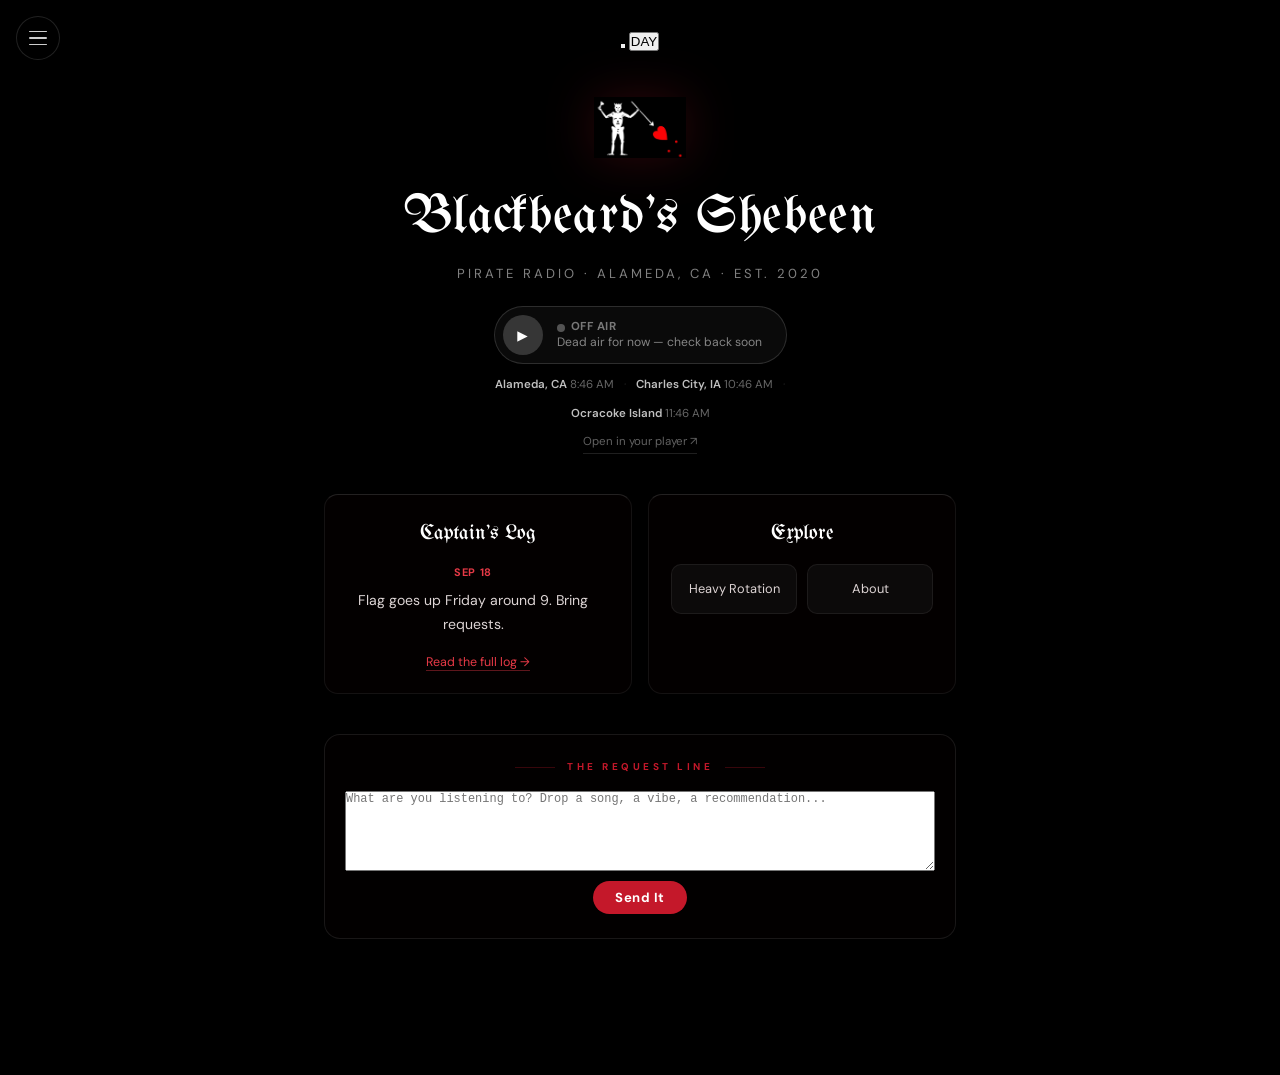
<file: index.html>
<!DOCTYPE html>
<html lang="en">
<head>
  <meta charset="UTF-8">
  <meta name="viewport" content="width=device-width, initial-scale=1.0">
  <title>Blackbeard's Shebeen — Pirate Radio</title>
  <meta property="og:title" content="Blackbeard's Shebeen — Pirate Radio">
  <meta property="og:description" content="Pirate radio broadcasting from Alameda, CA. Tune in when the flag is flying.">
  <meta property="og:image" content="https://blackbeards-music-library.pages.dev/assets/og-image.png">
  <meta property="og:url" content="https://blackbeardshebeen.com/">
  <meta property="og:type" content="website">
  <meta property="og:site_name" content="Blackbeard's Shebeen">
  <meta name="twitter:card" content="summary_large_image">
  <meta name="twitter:title" content="Blackbeard's Shebeen — Pirate Radio">
  <meta name="twitter:description" content="Pirate radio broadcasting from Alameda, CA. Tune in when the flag is flying.">
  <meta name="twitter:image" content="https://blackbeards-music-library.pages.dev/assets/og-image.png">
  <link rel="icon" href="assets/favicon.svg" type="image/svg+xml">
  <link rel="preconnect" href="https://fonts.googleapis.com">
  <link rel="preconnect" href="https://fonts.gstatic.com" crossorigin>
  <link href="https://fonts.googleapis.com/css2?family=UnifrakturMaguntia&family=DM+Sans:ital,opsz,wght@0,9..40,400;0,9..40,600;0,9..40,700;1,9..40,400&display=swap" rel="stylesheet">
  <link rel="stylesheet" href="assets/theme.css">
  <style>
    /* ── Radio Station styles ─────────────────────────── */
    .radio-wrap {
      max-width: 680px;
      margin: 0 auto;
      padding: 28px 24px 80px;
    }

    .station-name {
      font-family: 'UnifrakturMaguntia', cursive;
      font-size: clamp(2.2rem, 6vw, 3.4rem);
      font-weight: 400;
      line-height: 1.1;
      margin: 0 0 8px;
      letter-spacing: 0.01em;
    }
    .station-sub {
      font-size: 0.82em;
      letter-spacing: 3px;
      text-transform: uppercase;
      color: rgba(255,255,255,0.5);
      margin: 0 0 6px;
      font-family: 'DM Sans', sans-serif;
    }
    body.day-mode .station-sub { color: rgba(0,0,0,0.45); }

    /* ── Hero: logo + name + merged on-air/play control + micro clocks ── */
    .hero-onair {
      text-align: center;
      margin-bottom: 40px;
      display: flex;
      flex-direction: column;
      align-items: center;
      gap: 8px;
    }
    .hero-logo {
      width: 92px;
      height: 92px;
      object-fit: contain;
      margin-bottom: 6px;
      cursor: pointer;
    }
    .onair-play {
      display: inline-flex;
      align-items: center;
      gap: 14px;
      padding: 8px 24px 8px 8px;
      border-radius: 36px;
      cursor: pointer;
      background: rgba(196,24,42,0.12);
      border: 1px solid rgba(196,24,42,0.32);
      transition: background 0.15s ease, border-color 0.15s ease;
      margin-top: 8px;
      font-family: inherit;
      -webkit-appearance: none;
      appearance: none;
    }
    .onair-play:hover { background: rgba(196,24,42,0.2); }
    .onair-play.off-air {
      background: rgba(255,255,255,0.04);
      border-color: rgba(255,255,255,0.14);
    }
    body.day-mode .onair-play.off-air {
      background: rgba(0,0,0,0.04);
      border-color: rgba(0,0,0,0.14);
    }
    .onair-play .play-circle {
      width: 40px;
      height: 40px;
      border-radius: 50%;
      flex-shrink: 0;
      background: var(--red-bright, #e63946);
      display: flex;
      align-items: center;
      justify-content: center;
      color: #fff;
      font-size: 0.85rem;
    }
    .onair-play.off-air .play-circle { background: rgba(255,255,255,0.18); }
    body.day-mode .onair-play.off-air .play-circle { background: rgba(0,0,0,0.16); }
    .onair-play .onair-label {
      display: flex;
      flex-direction: column;
      align-items: flex-start;
      line-height: 1.3;
      text-align: left;
    }
    .onair-play .onair-status {
      font-size: 0.72rem;
      font-weight: 700;
      letter-spacing: 0.05em;
      text-transform: uppercase;
      color: var(--red-bright, #e63946);
      display: flex;
      align-items: center;
      gap: 6px;
    }
    .onair-play.off-air .onair-status { color: rgba(255,255,255,0.45); }
    body.day-mode .onair-play.off-air .onair-status { color: rgba(0,0,0,0.45); }
    .onair-dot {
      width: 8px;
      height: 8px;
      border-radius: 50%;
      background: var(--red-bright, #e63946);
      box-shadow: 0 0 8px rgba(230,57,70,0.7);
      animation: pulse-dot 2s ease-in-out infinite;
      flex-shrink: 0;
    }
    .onair-play.off-air .onair-dot { background: rgba(255,255,255,0.3); box-shadow: none; animation: none; }
    body.day-mode .onair-play.off-air .onair-dot { background: rgba(0,0,0,0.25); }
    @keyframes pulse-dot {
      0%, 100% { opacity: 1; box-shadow: 0 0 8px rgba(230,57,70,0.7); }
      50% { opacity: 0.5; box-shadow: 0 0 3px rgba(230,57,70,0.3); }
    }
    .onair-play .onair-sub {
      font-size: 0.76rem;
      color: rgba(255,255,255,0.5);
    }
    body.day-mode .onair-play .onair-sub { color: rgba(0,0,0,0.45); }

    .hero-clocks-micro {
      display: flex;
      gap: 10px;
      align-items: center;
      justify-content: center;
      flex-wrap: wrap;
      max-width: 320px;
      margin-top: 4px;
      font-size: 0.72rem;
      color: rgba(255,255,255,0.4);
      font-variant-numeric: tabular-nums;
    }
    body.day-mode .hero-clocks-micro { color: rgba(0,0,0,0.4); }
    .hero-clocks-micro b { color: rgba(255,255,255,0.75); font-weight: 600; }
    body.day-mode .hero-clocks-micro b { color: rgba(0,0,0,0.68); }
    .hero-clocks-micro .sep { opacity: 0.35; }

    .shebeen-audio { display: none; }

    .player-link {
      font-size: 0.72rem;
      color: rgba(255,255,255,0.38);
      text-decoration: none;
      border-bottom: 1px solid rgba(255,255,255,0.12);
      padding-bottom: 1px;
      margin-top: 2px;
      transition: color 0.15s, border-color 0.15s;
    }
    .player-link:hover { color: rgba(255,255,255,0.7); border-color: rgba(255,255,255,0.35); }
    body.day-mode .player-link { color: rgba(0,0,0,0.38); border-color: rgba(0,0,0,0.12); }
    body.day-mode .player-link:hover { color: rgba(0,0,0,0.7); border-color: rgba(0,0,0,0.35); }


    /* ── Two-panel body: Captain's Log + Explore ──────────── */
    .hero-panels {
      display: grid;
      grid-template-columns: 1fr 1fr;
      gap: 16px;
      margin-bottom: 40px;
    }
    @media (max-width: 560px) {
      .hero-panels { grid-template-columns: 1fr; }
    }
    .hero-panel {
      background: var(--card-bg);
      border: 1px solid var(--card-border);
      border-top-color: var(--card-border-top);
      border-radius: 14px;
      padding: 22px 22px 20px;
    }
    .hero-panel .panel-title {
      font-family: 'UnifrakturMaguntia', cursive;
      font-size: 1.3rem;
      color: var(--ink-strong, #fff);
      margin: 0 0 14px;
    }
    .hero-panel .log-date {
      font-size: 0.68rem;
      color: var(--red-bright, #e63946);
      text-transform: uppercase;
      letter-spacing: 0.06em;
      font-weight: 700;
      margin-bottom: 8px;
    }
    .hero-panel .log-text {
      font-size: 0.88rem;
      color: var(--ink, #ddd4d4);
      line-height: 1.65;
      margin: 0 0 10px;
    }
    body.day-mode .hero-panel .log-text { color: rgba(0,0,0,0.72); }
    .hero-panel .log-photo {
      display: block;
      width: 100%;
      border-radius: 10px;
      margin: 4px 0 10px;
      max-height: 220px;
      object-fit: cover;
    }
    /* Captain's Log scroll history — older entries stream in as you scroll */
    #cl-latest {
      max-height: 300px;
      overflow-y: auto;
      overscroll-behavior: contain;
      padding-right: 10px;
      margin-bottom: 12px;
      scrollbar-width: thin;
      scrollbar-color: rgba(230,57,70,0.4) transparent;
    }
    #cl-latest::-webkit-scrollbar { width: 6px; }
    #cl-latest::-webkit-scrollbar-track { background: rgba(255,255,255,0.04); border-radius: 3px; }
    #cl-latest::-webkit-scrollbar-thumb { background: rgba(230,57,70,0.4); border-radius: 3px; }
    #cl-latest::-webkit-scrollbar-thumb:hover { background: rgba(230,57,70,0.65); }
    body.day-mode #cl-latest::-webkit-scrollbar-track { background: rgba(0,0,0,0.05); }
    #cl-latest .log-entry + .log-entry {
      border-top: 1px solid var(--card-border);
      margin-top: 14px;
      padding-top: 14px;
    }
    #cl-latest .log-entry:last-child .log-text:last-child { margin-bottom: 0; }

    .hero-panel .log-more {
      font-size: 0.78rem;
      color: var(--red-bright, #e63946);
      text-decoration: none;
      border-bottom: 1px solid rgba(230,57,70,0.4);
    }
    .hero-panel .log-more:hover { border-color: var(--red-bright, #e63946); }
    .hero-explore {
      display: grid;
      grid-template-columns: 1fr 1fr;
      gap: 10px;
    }
    .hero-explore a {
      display: block;
      text-align: center;
      padding: 14px 8px;
      border-radius: 10px;
      background: rgba(255,255,255,0.04);
      border: 1px solid var(--card-border);
      font-size: 0.8rem;
      color: var(--ink, #ddd4d4);
      text-decoration: none;
      transition: background 0.15s, border-color 0.15s;
    }
    .hero-explore a:hover { background: rgba(255,255,255,0.08); border-color: rgba(255,255,255,0.18); }
    body.day-mode .hero-explore a {
      background: rgba(0,0,0,0.03);
      color: rgba(0,0,0,0.72);
      border-color: rgba(0,0,0,0.1);
    }
    body.day-mode .hero-explore a:hover { background: rgba(0,0,0,0.06); }

    /* On the tape */
    .on-the-tape {
      margin-bottom: 32px;
    }
    .tape-eyebrow {
      font-size: 0.68em;
      letter-spacing: 4px;
      text-transform: uppercase;
      color: var(--red-bright, #c4182a);
      font-family: 'DM Sans', sans-serif;
      font-weight: 600;
      margin-bottom: 10px;
    }
    .tape-card {
      display: flex;
      align-items: center;
      gap: 16px;
      padding: 16px 20px;
      background: rgba(255,255,255,0.04);
      border: 1px solid rgba(255,255,255,0.09);
      border-radius: 10px;
      text-decoration: none;
      color: inherit;
      transition: background 0.15s, border-color 0.15s;
    }
    .tape-card:hover {
      background: rgba(255,255,255,0.08);
      border-color: rgba(255,255,255,0.18);
    }
    body.day-mode .tape-card {
      background: rgba(0,0,0,0.04);
      border-color: rgba(0,0,0,0.1);
    }
    body.day-mode .tape-card:hover {
      background: rgba(0,0,0,0.08);
    }
    .tape-info { flex: 1; }
    .tape-title {
      font-size: 1.05em;
      font-weight: 700;
      margin-bottom: 3px;
    }
    .tape-desc {
      font-size: 0.8em;
      color: rgba(255,255,255,0.5);
    }
    body.day-mode .tape-desc { color: rgba(0,0,0,0.5); }
    .tape-cta {
      font-size: 0.85em;
      color: var(--red-bright, #c4182a);
      white-space: nowrap;
    }

    /* Alignment fixes */
    .suggestion-box { text-align: left; scroll-margin-top: 90px; }
    .suggestion-box .section-title { text-align: left; }
    .suggestion-form {
      display: flex;
      flex-direction: column;
      gap: 10px;
    }
    .suggestion-form textarea {
      width: 100%;
      box-sizing: border-box;
      resize: vertical;
    }
    .suggestion-form .form-submit {
      align-self: center;
    }

    /* Station nav links */
    .station-links {
      display: flex;
      gap: 12px;
      flex-wrap: wrap;
      margin-bottom: 44px;
    }
    .station-link {
      flex: 1;
      min-width: 120px;
      text-align: center;
      padding: 12px 16px;
      border: 1px solid rgba(255,255,255,0.14);
      border-radius: 8px;
      text-decoration: none;
      color: rgba(255,255,255,0.75);
      font-size: 0.85em;
      font-weight: 600;
      transition: background 0.15s, color 0.15s;
    }
    .station-link:hover {
      background: rgba(255,255,255,0.06);
      color: #fff;
    }
    body.day-mode .station-link {
      border-color: rgba(0,0,0,0.15);
      color: rgba(0,0,0,0.65);
    }
    body.day-mode .station-link:hover {
      background: rgba(0,0,0,0.05);
      color: #000;
    }
  </style>
</head>
<body>

  <button class="hamburger" id="hamburger" aria-label="Open menu" aria-expanded="false">
    <span></span><span></span><span></span>
  </button>

  <nav class="side-nav" id="side-nav" aria-hidden="true">
    <button class="nav-close" id="nav-close" aria-label="Close menu">✕</button>
    <ul>
      <li><a href="index.html">🏴 Radio</a></li>
      <li><a href="log.html">📜 Captain's Log</a></li>
      <li><a href="heavy-rotation.html">🔁 Heavy Rotation</a></li>
      <li><a href="discoveries.html">🔍 Discoveries</a></li>
      <li><a href="about.html">⚓ About</a></li>
    </ul>
  </nav>
  <div class="nav-overlay" id="nav-overlay"></div>

  <button class="day-toggle" id="day-toggle" aria-label="Toggle day mode">DAY</button>

  <main class="radio-wrap">

    <!-- Hero: identity + merged on-air/play control + micro clocks -->
    <header class="hero-onair anim-entry">
      <img src="assets/jolly-roger-heart.jpg"
           alt="Blackbeard's Jolly Roger" class="jolly-roger hero-logo">
      <h1 class="station-name">Blackbeard's Shebeen</h1>
      <p class="station-sub">Pirate Radio · Alameda, CA · Est. 2020</p>

      <button class="onair-play off-air" id="onair-play" aria-label="Play the live stream">
        <span class="play-circle" id="play-icon">▶</span>
        <span class="onair-label">
          <span class="onair-status"><span class="onair-dot"></span><span id="onair-status-text">Checking signal…</span></span>
          <span class="onair-sub" id="onair-sub-text">Tap to listen</span>
        </span>
      </button>

      <div class="hero-clocks-micro" id="hero-clocks"></div>
      <a class="player-link" href="https://radio.blackbeardshebeen.com/stream">Open in your player ↗</a>

      <audio id="shebeen-audio" class="shebeen-audio" preload="none">
        <source src="https://radio.blackbeardshebeen.com/stream" type="audio/mpeg">
        Your browser doesn't support inline audio — the stream URL is
        https://radio.blackbeardshebeen.com/stream
      </audio>
    </header>

    <!-- Captain's Log + Explore -->
    <div class="hero-panels anim-entry">
      <div class="hero-panel">
        <div class="panel-title">Captain's Log</div>
        <div id="cl-latest"><div class="log-text">Loading the log…</div></div>
        <a href="log.html" class="log-more">Read the full log →</a>
      </div>
      <div class="hero-panel">
        <div class="panel-title">Explore</div>
        <div class="hero-explore">
          <a href="heavy-rotation.html">Heavy Rotation</a>
          <a href="about.html">About</a>
        </div>
      </div>
    </div>

    <!-- Request line -->
    <div class="suggestion-box anim-entry" id="request-line">
      <div class="section-title">The Request Line</div>
      <form class="suggestion-form" action="https://formspree.io/f/xoeqddad" method="POST">
        <textarea name="message" placeholder="What are you listening to? Drop a song, a vibe, a recommendation..." rows="3" required></textarea>
        <button type="submit" class="form-submit">Send It</button>
      </form>
      <p class="form-success" id="form-success" style="display:none">Message received — thanks, crew.</p>
    </div>

  </main>

  <script src="assets/site.js"></script>
  <script src="assets/log.js?v=3"></script>

  <script>
    // Day/night toggle (reuses the same 'bb-theme' key the other pages use,
    // so the choice carries over site-wide, just applied as body.day-mode
    // here since this page's CSS was built around that class)
    (function(){
      var btn = document.getElementById('day-toggle');
      var stored = localStorage.getItem('bb-theme');
      function apply(isDay){
        document.body.classList.toggle('day-mode', isDay);
        if (btn) btn.textContent = isDay ? 'NIGHT' : 'DAY';
      }
      apply(stored === 'day');
      if (btn) {
        btn.addEventListener('click', function(){
          var isDay = !document.body.classList.contains('day-mode');
          apply(isDay);
          localStorage.setItem('bb-theme', isDay ? 'day' : 'night');
        });
      }
    })();

  // Formspree AJAX handler — runs in capture phase to override site.js
  document.addEventListener('submit', function(e) {
    var form = e.target;
    if (!form.classList.contains('suggestion-form')) return;
    e.preventDefault();
    e.stopImmediatePropagation();
    var success = document.getElementById('form-success');
    fetch('https://formspree.io/f/xoeqddad', {
      method: 'POST',
      body: new FormData(form),
      headers: { 'Accept': 'application/json' }
    }).then(function(r) {
      if (r.ok) {
        form.style.display = 'none';
        if (success) { success.style.display = 'block'; }
      } else {
        alert('Something went wrong — try again in a moment.');
      }
    }).catch(function() {
      alert('Could not send — check your connection and try again.');
    });
  }, true);

  // On-air status + play/pause — polls our own Icecast server's status-json.xsl
  // and drives the merged hero button (dot/status/sub text + actual playback).
  // Self-hosted: no third party in the loop, no plan limits.
  (function(){
    var STATUS_URL = 'https://radio.blackbeardshebeen.com/status-json.xsl';
    var btn        = document.getElementById('onair-play');
    var statusText = document.getElementById('onair-status-text');
    var subText    = document.getElementById('onair-sub-text');
    var playIcon   = document.getElementById('play-icon');
    var audio      = document.getElementById('shebeen-audio');
    if (!btn) return;

    var isLive = false;
    var isPlaying = false;
    var listeners = 0;

    // Icecast reports a single source object, or an array when several
    // mountpoints are live — handle both and total them up.
    function countListeners(src) {
      if (!src) return 0;
      var arr = Array.isArray(src) ? src : [src];
      return arr.reduce(function(n, s){
        var v = parseInt(s && s.listeners, 10);
        return n + (isNaN(v) ? 0 : v);
      }, 0);
    }

    function earsLine() {
      if (!isLive || listeners < 1) return '';
      return ' · ' + listeners + ' listening';
    }

    function refreshSub() {
      if (isPlaying) { subText.textContent = 'Playing…' + earsLine(); return; }
      subText.textContent = isLive
        ? 'Tap to listen' + earsLine()
        : 'Dead air for now — check back soon';
    }

    function setOnAir() {
      isLive = true;
      btn.classList.remove('off-air');
      statusText.textContent = 'On Air';
      refreshSub();
    }
    function setOffAir() {
      isLive = false;
      listeners = 0;
      btn.classList.add('off-air');
      statusText.textContent = 'Off Air';
      refreshSub();
    }

    function checkStatus() {
      fetch(STATUS_URL, { cache: 'no-store' })
        .then(function(r){ return r.json(); })
        .then(function(j){
          var src = j && j.icestats && j.icestats.source;
          var live = Array.isArray(src) ? src.length > 0 : !!src;
          if (live) { listeners = countListeners(src); setOnAir(); } else { setOffAir(); }
        })
        .catch(function(){ setOffAir(); });
    }

    checkStatus();
    setInterval(checkStatus, 30000);

    if (audio) {
      btn.addEventListener('click', function(){
        if (!isPlaying) {
          audio.play().then(function(){
            isPlaying = true;
            playIcon.textContent = '❚❚';
            refreshSub();
          }).catch(function(){
            subText.textContent = 'Could not start playback';
          });
        } else {
          audio.pause();
          isPlaying = false;
          playIcon.textContent = '▶';
          refreshSub();
        }
      });
      audio.addEventListener('ended', function(){ isPlaying = false; playIcon.textContent = '▶'; });
      audio.addEventListener('pause', function(){ isPlaying = false; playIcon.textContent = '▶'; });
    }
  })();

  // Micro world clocks — tucked under the on-air/play control
  (function(){
    var CITIES = [
      { label: 'Alameda, CA',      tz: 'America/Los_Angeles' },
      { label: 'Charles City, IA', tz: 'America/Chicago' },
      { label: 'Ocracoke Island',  tz: 'America/New_York' },
    ];
    var wrap = document.getElementById('hero-clocks');
    if (!wrap) return;

    wrap.innerHTML = CITIES.map(function(c, i){
      return (i > 0 ? '<span class="sep">·</span>' : '') +
        '<span><b>' + c.label + '</b> <span id="hc-' + i + '"></span></span>';
    }).join('');

    function update() {
      CITIES.forEach(function(c, i){
        var el = document.getElementById('hc-' + i);
        if (!el) return;
        el.textContent = new Intl.DateTimeFormat('en-US', {
          timeZone: c.tz, hour: 'numeric', minute: 'numeric', hour12: true
        }).format(new Date());
      });
    }
    update();
    setInterval(update, 30000);
  })();

  </script>

</body>
</html>
</file>
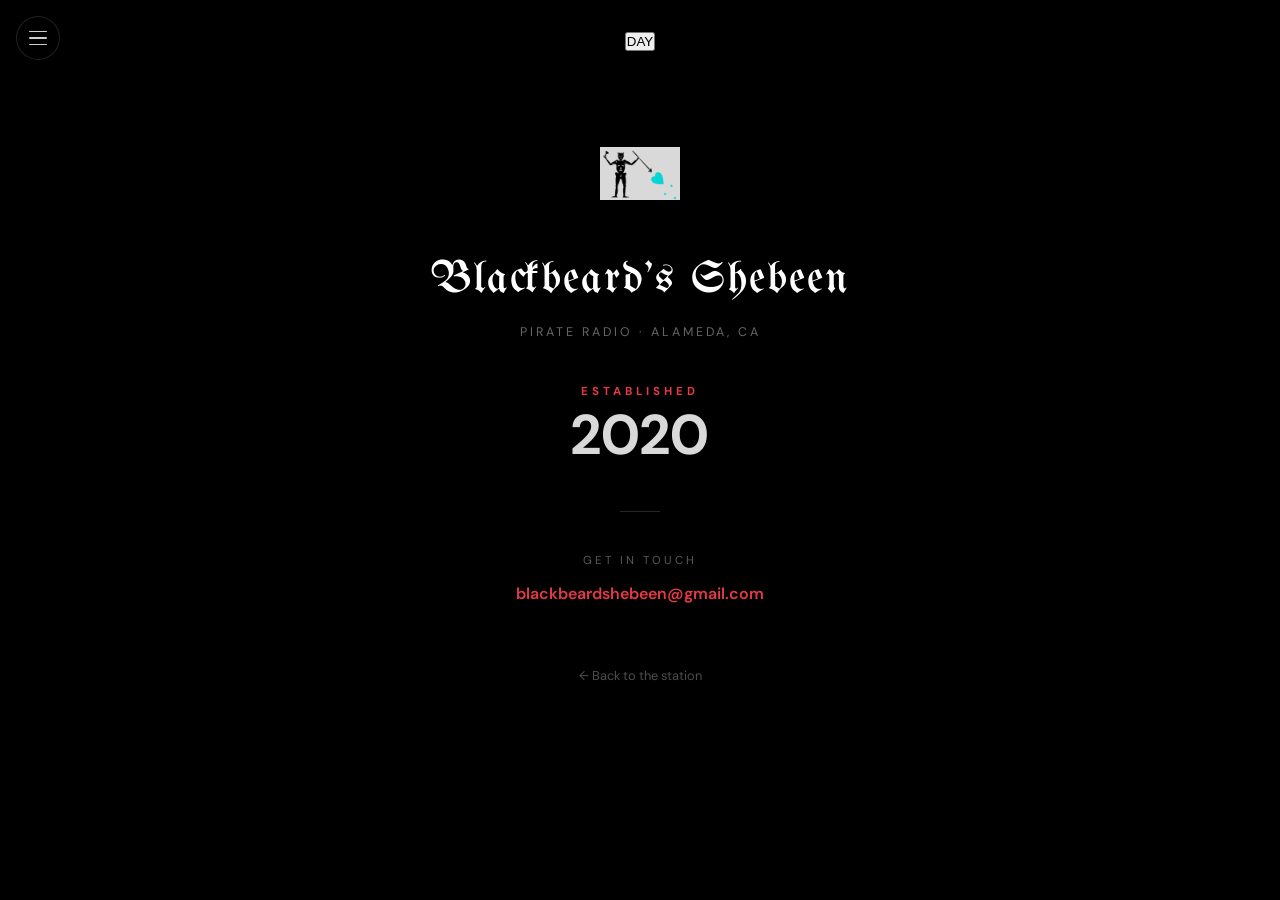
<file: about.html>
<!DOCTYPE html>
<html lang="en">
<head>
  <meta charset="UTF-8">
  <meta name="viewport" content="width=device-width, initial-scale=1.0">
  <title>About — Blackbeard's Shebeen</title>
  <meta property="og:title" content="About — Blackbeard's Shebeen">
  <meta property="og:description" content="Pirate radio broadcasting from Alameda, CA. Est. 2020.">
  <meta property="og:image" content="https://blackbeards-music-library.pages.dev/assets/og-image.png">
  <meta property="og:url" content="https://blackbeards-music-library.pages.dev/about.html">
  <meta property="og:type" content="website">
  <meta property="og:site_name" content="Blackbeard's Shebeen">
  <meta name="twitter:card" content="summary_large_image">
  <meta name="twitter:title" content="About — Blackbeard's Shebeen">
  <meta name="twitter:image" content="https://blackbeards-music-library.pages.dev/assets/og-image.png">
  <link rel="icon" href="assets/favicon.svg" type="image/svg+xml">
  <link rel="preconnect" href="https://fonts.googleapis.com">
  <link rel="preconnect" href="https://fonts.gstatic.com" crossorigin>
  <link href="https://fonts.googleapis.com/css2?family=UnifrakturMaguntia&family=DM+Sans:ital,opsz,wght@0,9..40,400;0,9..40,600;0,9..40,700;1,9..40,400&display=swap" rel="stylesheet">
  <link rel="stylesheet" href="assets/theme.css">
  <style>
    .about-wrap {
      max-width: 540px;
      margin: 0 auto;
      padding: 80px 24px 100px;
      text-align: center;
    }
    .about-flag {
      width: 80px;
      height: 80px;
      object-fit: contain;
      filter: invert(1);
      opacity: 0.85;
      margin-bottom: 24px;
    }
    body.day-mode .about-flag { filter: none; }
    .about-name {
      font-family: 'UnifrakturMaguntia', cursive;
      font-size: clamp(2rem, 5vw, 2.8rem);
      margin: 0 0 6px;
    }
    .about-sub {
      font-size: 0.78em;
      letter-spacing: 3px;
      text-transform: uppercase;
      color: rgba(255,255,255,0.4);
      margin: 0 0 40px;
    }
    body.day-mode .about-sub { color: rgba(0,0,0,0.4); }
    .about-est {
      font-size: 0.72em;
      letter-spacing: 4px;
      text-transform: uppercase;
      color: var(--red-bright, #c4182a);
      font-weight: 700;
      margin-bottom: 6px;
    }
    .about-year {
      font-size: 3.5em;
      font-weight: 700;
      line-height: 1;
      margin-bottom: 48px;
      color: rgba(255,255,255,0.85);
    }
    body.day-mode .about-year { color: rgba(0,0,0,0.8); }
    .about-divider {
      width: 40px;
      height: 1px;
      background: rgba(255,255,255,0.15);
      margin: 0 auto 40px;
    }
    body.day-mode .about-divider { background: rgba(0,0,0,0.15); }
    .about-contact-label {
      font-size: 0.72em;
      letter-spacing: 3px;
      text-transform: uppercase;
      color: rgba(255,255,255,0.35);
      margin-bottom: 10px;
    }
    body.day-mode .about-contact-label { color: rgba(0,0,0,0.35); }
    .about-email {
      font-size: 1em;
      color: var(--red-bright, #c4182a);
      text-decoration: none;
      font-weight: 600;
    }
    .about-email:hover { text-decoration: underline; }
    .about-back {
      display: block;
      margin-top: 60px;
      font-size: 0.8em;
      color: rgba(255,255,255,0.3);
      text-decoration: none;
    }
    body.day-mode .about-back { color: rgba(0,0,0,0.3); }
    .about-back:hover { color: rgba(255,255,255,0.6); }
  </style>
</head>
<body>

  <button class="day-toggle" id="day-toggle" aria-label="Toggle day mode">DAY</button>

  <main class="about-wrap">

    <img src="assets/jolly-roger-heart.jpg"
         alt="Blackbeard's Jolly Roger" class="about-flag anim-entry">

    <h1 class="about-name anim-entry">Blackbeard's Shebeen</h1>
    <p class="about-sub anim-entry">Pirate Radio · Alameda, CA</p>

    <div class="anim-entry">
      <div class="about-est">Established</div>
      <div class="about-year">2020</div>
    </div>

    <div class="about-divider"></div>

    <div class="anim-entry">
      <div class="about-contact-label">Get in Touch</div>
      <a href="mailto:blackbeardshebeen@gmail.com" class="about-email">blackbeardshebeen@gmail.com</a>
    </div>

    <a href="index.html" class="about-back">← Back to the station</a>

  </main>

  <script src="assets/site.js"></script>

</body>
</html>
</file>
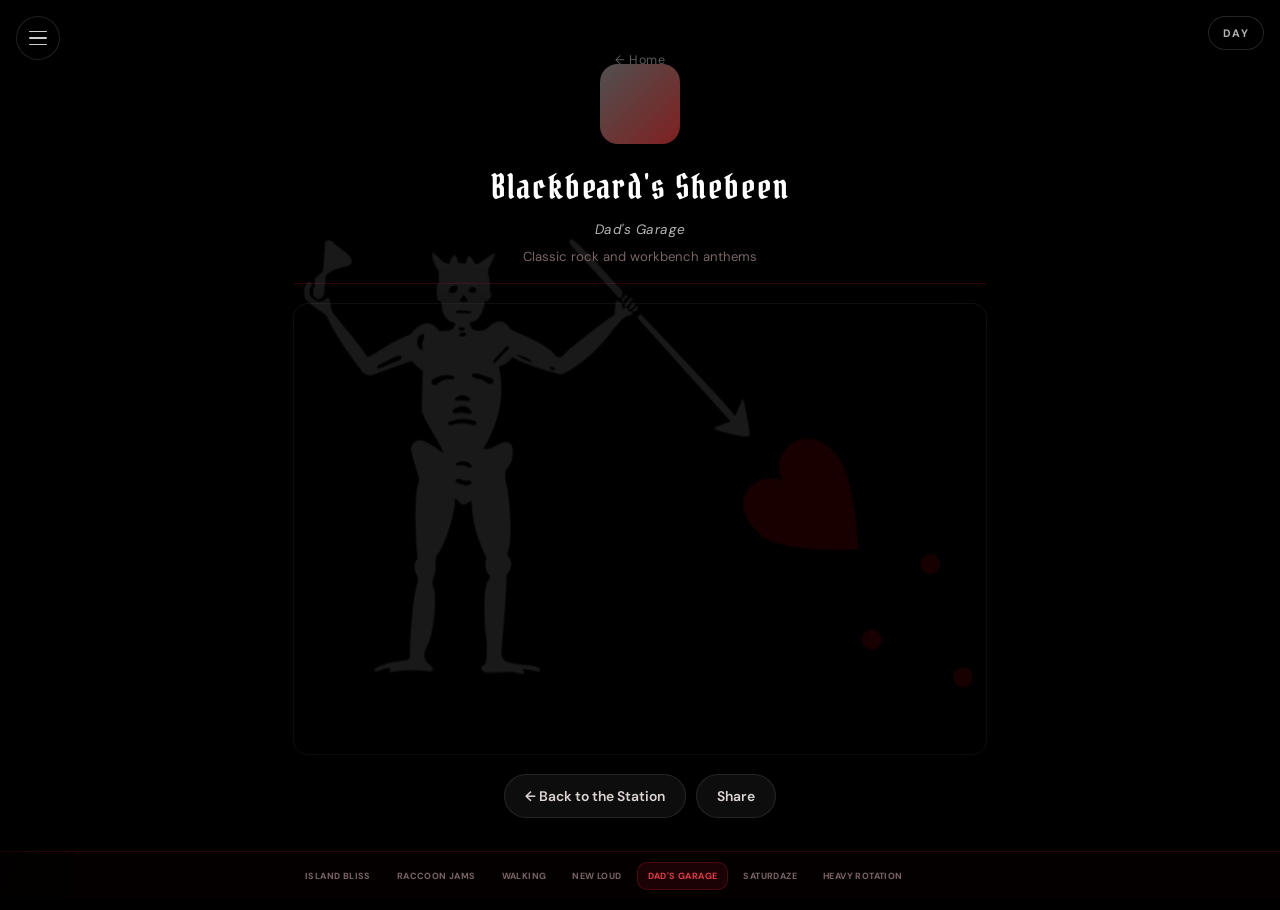
<file: dads-garage.html>
<!DOCTYPE html>
<html lang="en">
<head>
    <meta charset="UTF-8">
    <meta name="viewport" content="width=device-width, initial-scale=1.0">
    <title>Dad's Garage — Blackbeard's Shebeen</title>
    <link rel="stylesheet" href="assets/theme.css">
    <style>
        .art-island    { background: linear-gradient(135deg,#1a8a8a,#0a5050); }
        .art-raccoon   { background: linear-gradient(135deg,#6a3abf,#2a6a3a); }
        .art-walking   { background: linear-gradient(135deg,#4a6a2a,#2a1a0a); }
        .art-loud      { background: linear-gradient(135deg,#c0183a,#c05010); }
        .art-garage    { background: linear-gradient(135deg,#505050,#802020); }
        .art-saturdaze { background: linear-gradient(135deg,#c09020,#c05010); }
    </style>

    <!-- Favicon -->
    <link rel="icon" type="image/svg+xml" href="assets/favicon.svg">
    <link rel="icon" type="image/png" sizes="32x32" href="assets/favicon.png">
    <link rel="apple-touch-icon" href="assets/favicon-64.png">

    <!-- Open Graph -->
    <meta property="og:type"        content="website">
    <meta property="og:site_name"   content="Blackbeard's Shebeen">
    <meta property="og:title"       content="Dad's Garage — Blackbeard's Shebeen">
    <meta property="og:description" content="Classic rock and workbench anthems.">
    <meta property="og:url"         content="https://blackbeards-music-library.pages.dev/dads-garage.html">
    <meta property="og:image"       content="https://blackbeards-music-library.pages.dev/assets/og-image.png">
    <meta property="og:image:width" content="1200">
    <meta property="og:image:height" content="630">

    <!-- Twitter card -->
    <meta name="twitter:card"        content="summary_large_image">
    <meta name="twitter:title"       content="Dad's Garage — Blackbeard's Shebeen">
    <meta name="twitter:description" content="Classic rock and workbench anthems.">
    <meta name="twitter:image"       content="https://blackbeards-music-library.pages.dev/assets/og-image.png">
</head>
<body>

    <!-- Full-page floating flag background -->
    <div class="flag-bg" aria-hidden="true">
        <img src="assets/jolly-roger-heart.jpg" alt="">
    </div>
    <button id="theme-toggle-btn" class="theme-toggle" title="Toggle day/night" aria-label="Toggle day and night theme">Day</button>

    <div class="container wide">
        <div class="header">
            <div class="hero-art art-garage"></div>
            <h1>Blackbeard's Shebeen</h1>
            <p class="subtitle">Dad's Garage</p>
            <p class="desc-line">Classic rock and workbench anthems</p>
        </div>
        <div class="embed-wrapper">
            <iframe
                allow="autoplay *; encrypted-media *; fullscreen *; clipboard-write"
                frameborder="0"
                height="450"
                sandbox="allow-forms allow-popups allow-same-origin allow-scripts allow-storage-access-by-user-activation allow-top-navigation-by-user-activation"
                src="https://embed.music.apple.com/us/playlist/dads-garage/pl.u-WabZZvPtvrv5Jy">
            </iframe>
        </div>
        <div class="page-actions">
            <a href="index.html" class="back-btn">← Back to the Station</a>
            <button class="share-link-btn" onclick="sharePlaylist(&quot;Dad's Garage&quot;, 'dads-garage.html', event)">Share</button>
        </div>
</div>

    <script src="assets/site.js"></script>
</body>
</html>
</file>
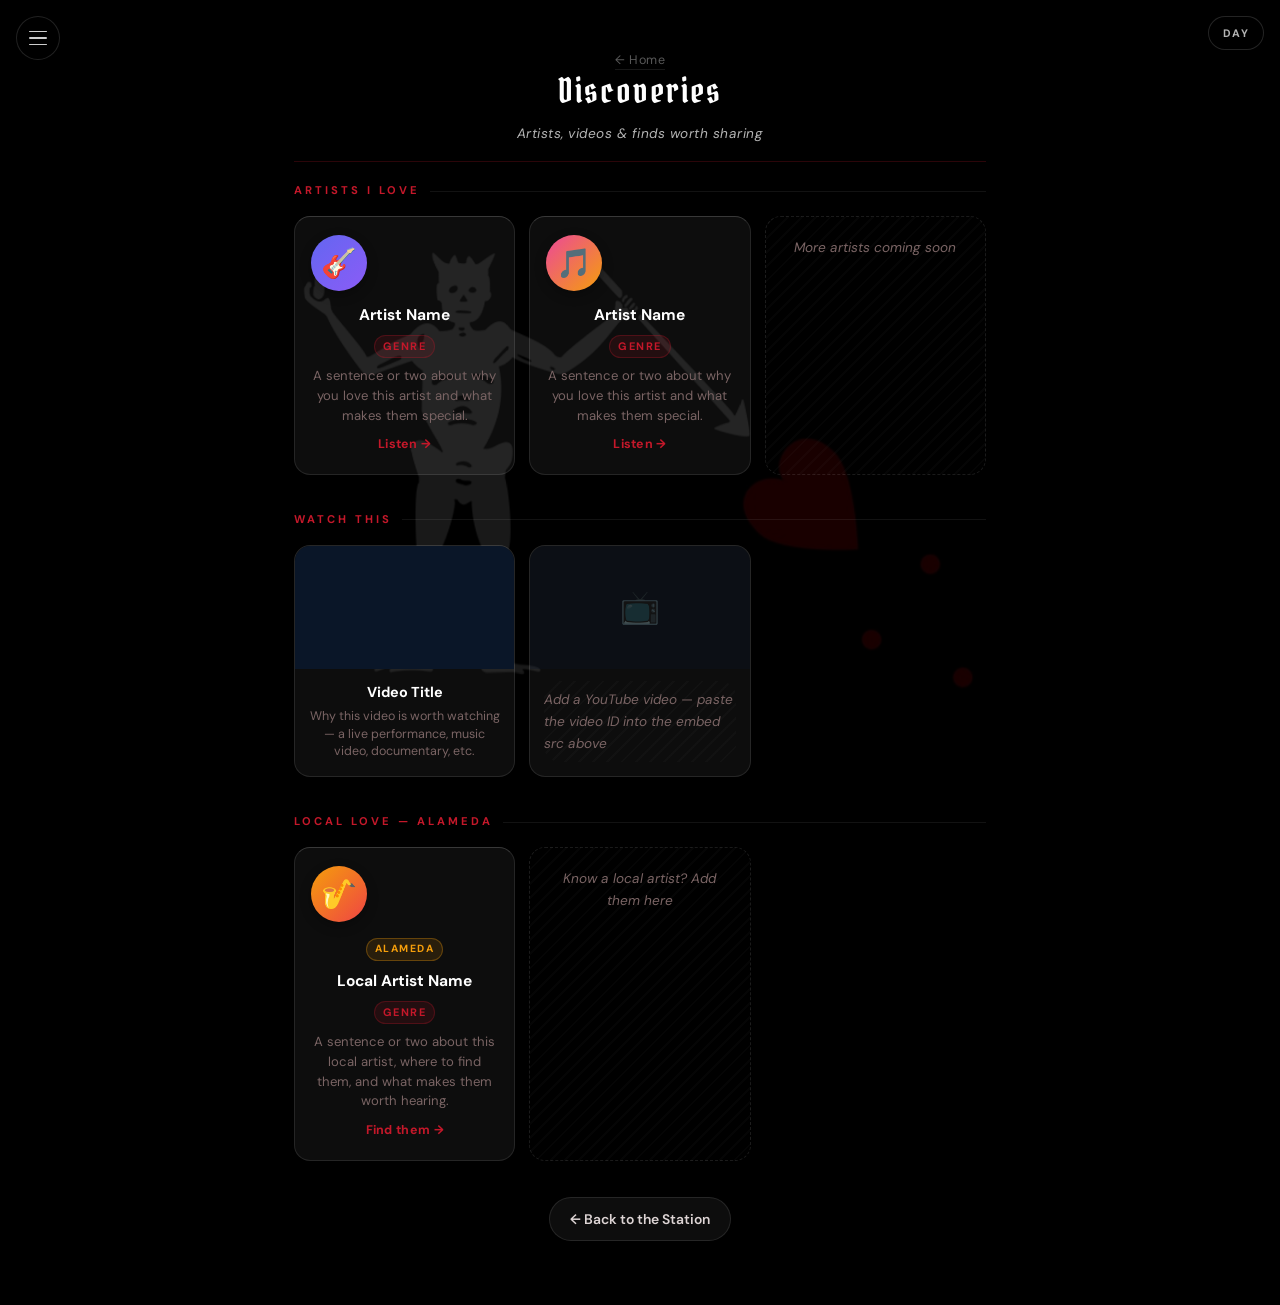
<file: discoveries.html>
<!DOCTYPE html>
<html lang="en">
<head>
    <meta charset="UTF-8">
    <meta name="viewport" content="width=device-width, initial-scale=1.0">
    <title>Discoveries — Blackbeard's Shebeen</title>
    <link rel="stylesheet" href="assets/theme.css">
    <style>
        /* ---- Section headers ---- */
        .disc-section { margin-bottom: 36px; position: relative; z-index: 1; }
        .disc-section-title {
            font-size: 0.7em; letter-spacing: 3px; text-transform: uppercase;
            color: var(--accent); font-weight: 700; margin-bottom: 16px;
            display: flex; align-items: center; gap: 10px;
        }
        .disc-section-title::after {
            content: ''; flex: 1; height: 1px;
            background: var(--section-divider);
        }

        /* ---- Artist cards ---- */
        .artist-grid {
            display: grid;
            grid-template-columns: repeat(auto-fill, minmax(200px, 1fr));
            gap: 14px;
        }
        .artist-card {
            background: var(--btn-bg);
            border: 1px solid var(--btn-border);
            border-top-color: rgba(255,255,255,0.18);
            border-radius: 16px; padding: 18px 16px;
            text-decoration: none; color: var(--ink);
            transition: all 0.2s ease; display: block;
        }
        .artist-card:hover {
            background: var(--card-bg-hover);
            transform: translateY(-2px);
            box-shadow: 0 8px 24px rgba(0,0,0,0.25), 0 0 0 1px var(--accent-border);
        }
        .artist-avatar {
            width: 56px; height: 56px; border-radius: 50%;
            display: flex; align-items: center; justify-content: center;
            font-size: 1.8em; margin-bottom: 12px;
            box-shadow: 0 4px 12px rgba(0,0,0,0.3);
        }
        .artist-name {
            font-weight: 700; font-size: 0.97em;
            color: var(--ink-strong); margin-bottom: 4px;
        }
        .artist-genre {
            display: inline-block; font-size: 0.68em; font-weight: 700;
            letter-spacing: 1.5px; text-transform: uppercase;
            color: var(--accent); background: var(--accent-dim);
            border: 1px solid var(--accent-border);
            padding: 2px 8px; border-radius: 100px; margin-bottom: 8px;
        }
        .artist-desc { font-size: 0.82em; color: var(--ink-soft); line-height: 1.5; }
        .artist-link {
            display: inline-block; margin-top: 10px;
            font-size: 0.78em; font-weight: 700; color: var(--accent);
            text-decoration: none; letter-spacing: 0.3px;
        }
        .artist-link:hover { text-decoration: underline; }

        /* ---- Local badge ---- */
        .local-badge {
            display: inline-block; font-size: 0.65em; font-weight: 700;
            letter-spacing: 1.5px; text-transform: uppercase;
            color: #f59e0b; background: rgba(245,158,11,0.12);
            border: 1px solid rgba(245,158,11,0.3);
            padding: 2px 8px; border-radius: 100px; margin-bottom: 8px;
        }

        /* ---- Video cards ---- */
        .video-grid {
            display: grid;
            grid-template-columns: repeat(auto-fill, minmax(220px, 1fr));
            gap: 14px;
        }
        .video-card {
            background: var(--btn-bg);
            border: 1px solid var(--btn-border);
            border-radius: 16px; overflow: hidden;
            transition: all 0.2s ease;
        }
        .video-card:hover { transform: translateY(-2px); box-shadow: 0 8px 24px rgba(0,0,0,0.25); }
        .video-thumb {
            width: 100%; aspect-ratio: 16/9;
            position: relative; background: #0a1628; overflow: hidden;
        }
        .video-thumb iframe { width: 100%; height: 100%; border: none; display: block; }
        .video-info { padding: 12px 14px 14px; }
        .video-title { font-weight: 700; font-size: 0.9em; color: var(--ink-strong); margin-bottom: 4px; }
        .video-desc { font-size: 0.78em; color: var(--ink-soft); line-height: 1.4; }

        /* ---- Placeholder cards (shown when no content yet) ---- */
        .placeholder-card {
            background: repeating-linear-gradient(
                -45deg,
                rgba(255,255,255,0.02) 0px,
                rgba(255,255,255,0.02) 2px,
                transparent 2px,
                transparent 10px
            );
            border: 1px dashed var(--btn-border);
            border-radius: 16px; padding: 20px 16px;
            text-align: center; color: var(--ink-soft);
            font-size: 0.85em; font-style: italic;
        }
        .placeholder-card .ph-icon { font-size: 1.8em; margin-bottom: 8px; opacity: 0.5; }
    </style>

    <!-- Favicon -->
    <link rel="icon" type="image/svg+xml" href="assets/favicon.svg">
    <link rel="icon" type="image/png" sizes="32x32" href="assets/favicon.png">
    <link rel="apple-touch-icon" href="assets/favicon-64.png">

    <!-- Open Graph -->
    <meta property="og:type"        content="website">
    <meta property="og:site_name"   content="Blackbeard's Shebeen">
    <meta property="og:title"       content="Discoveries — Blackbeard's Shebeen">
    <meta property="og:description" content="Artists I love, YouTube picks, and the best of Alameda's own.">
    <meta property="og:url"         content="https://blackbeards-music-library.pages.dev/discoveries.html">
    <meta property="og:image"       content="https://blackbeards-music-library.pages.dev/assets/og-image.png">
    <meta property="og:image:width" content="1200">
    <meta property="og:image:height" content="630">

    <!-- Twitter card -->
    <meta name="twitter:card"        content="summary_large_image">
    <meta name="twitter:title"       content="Discoveries — Blackbeard's Shebeen">
    <meta name="twitter:description" content="Artists I love, YouTube picks, and the best of Alameda's own.">
    <meta name="twitter:image"       content="https://blackbeards-music-library.pages.dev/assets/og-image.png">
</head>
<body>

    <!-- Full-page floating flag background -->
    <div class="flag-bg" aria-hidden="true">
        <img src="assets/jolly-roger-heart.jpg" alt="">
    </div>
    <button id="theme-toggle-btn" class="theme-toggle" title="Toggle day/night" aria-label="Toggle day and night theme">Day</button>

    <div class="container wide">
        <div class="header">
            <h1>Discoveries</h1>
            <p class="subtitle">Artists, videos & finds worth sharing</p>
        </div>

        <!-- =============================================
             SECTION: ARTISTS I LOVE
             To add an artist: copy one .artist-card block,
             paste it inside .artist-grid, and fill in the details.
             ============================================= -->
        <div class="disc-section">
            <div class="disc-section-title">Artists I Love</div>
            <div class="artist-grid">

                <!-- ARTIST CARD TEMPLATE — copy & fill in -->
                <div class="artist-card">
                    <div class="artist-avatar" style="background: linear-gradient(135deg,#6366f1,#8b5cf6)">🎸</div>
                    <div class="artist-name">Artist Name</div>
                    <div class="artist-genre">Genre</div>
                    <div class="artist-desc">A sentence or two about why you love this artist and what makes them special.</div>
                    <a class="artist-link" href="#" target="_blank">Listen →</a>
                </div>
                <!-- END ARTIST CARD -->

                <!-- ARTIST CARD TEMPLATE — copy & fill in -->
                <div class="artist-card">
                    <div class="artist-avatar" style="background: linear-gradient(135deg,#ec4899,#f59e0b)">🎵</div>
                    <div class="artist-name">Artist Name</div>
                    <div class="artist-genre">Genre</div>
                    <div class="artist-desc">A sentence or two about why you love this artist and what makes them special.</div>
                    <a class="artist-link" href="#" target="_blank">Listen →</a>
                </div>
                <!-- END ARTIST CARD -->

                <!-- PLACEHOLDER — remove when you have real content -->
                <div class="placeholder-card">
                    
                    More artists coming soon
                </div>

            </div>
        </div>

        <!-- =============================================
             SECTION: WATCH THIS (YouTube videos)
             To add a video: copy one .video-card block,
             paste it inside .video-grid, swap in the YouTube
             embed URL (format: https://www.youtube.com/embed/VIDEO_ID)
             and update the title & description.
             ============================================= -->
        <div class="disc-section">
            <div class="disc-section-title">Watch This</div>
            <div class="video-grid">

                <!-- VIDEO CARD TEMPLATE — copy & fill in -->
                <!-- Replace VIDEO_ID below with the YouTube video ID from the URL -->
                <div class="video-card">
                    <div class="video-thumb">
                        <iframe
                            src="https://www.youtube.com/embed/VIDEO_ID"
                            allow="accelerometer; autoplay; clipboard-write; encrypted-media; gyroscope; picture-in-picture"
                            allowfullscreen loading="lazy">
                        </iframe>
                    </div>
                    <div class="video-info">
                        <div class="video-title">Video Title</div>
                        <div class="video-desc">Why this video is worth watching — a live performance, music video, documentary, etc.</div>
                    </div>
                </div>
                <!-- END VIDEO CARD -->

                <!-- PLACEHOLDER — remove when you have real content -->
                <div class="video-card">
                    <div class="video-thumb" style="display:flex;align-items:center;justify-content:center;font-size:2em;opacity:0.3">📺</div>
                    <div class="video-info">
                        <div class="placeholder-card" style="border:none;padding:8px 0;text-align:left">Add a YouTube video — paste the video ID into the embed src above</div>
                    </div>
                </div>

            </div>
        </div>

        <!-- =============================================
             SECTION: LOCAL LOVE (Alameda artists)
             Same as artist cards but with the local badge.
             To add: copy one .artist-card block, add
             <div class="local-badge">Alameda</div>
             after the avatar.
             ============================================= -->
        <div class="disc-section">
            <div class="disc-section-title">Local Love — Alameda</div>
            <div class="artist-grid">

                <!-- LOCAL ARTIST CARD TEMPLATE — copy & fill in -->
                <div class="artist-card">
                    <div class="artist-avatar" style="background: linear-gradient(135deg,#f59e0b,#ef4444)">🎷</div>
                    <div class="local-badge">Alameda</div>
                    <div class="artist-name">Local Artist Name</div>
                    <div class="artist-genre">Genre</div>
                    <div class="artist-desc">A sentence or two about this local artist, where to find them, and what makes them worth hearing.</div>
                    <a class="artist-link" href="#" target="_blank">Find them →</a>
                </div>
                <!-- END LOCAL ARTIST CARD -->

                <!-- PLACEHOLDER — remove when you have real content -->
                <div class="placeholder-card">
                    
                    Know a local artist? Add them here
                </div>

            </div>
        </div>

        <div class="page-actions">
            <a href="index.html" class="back-btn">← Back to the Station</a>
        </div>
</div>

    <script src="assets/site.js"></script>
</body>
</html>
</file>
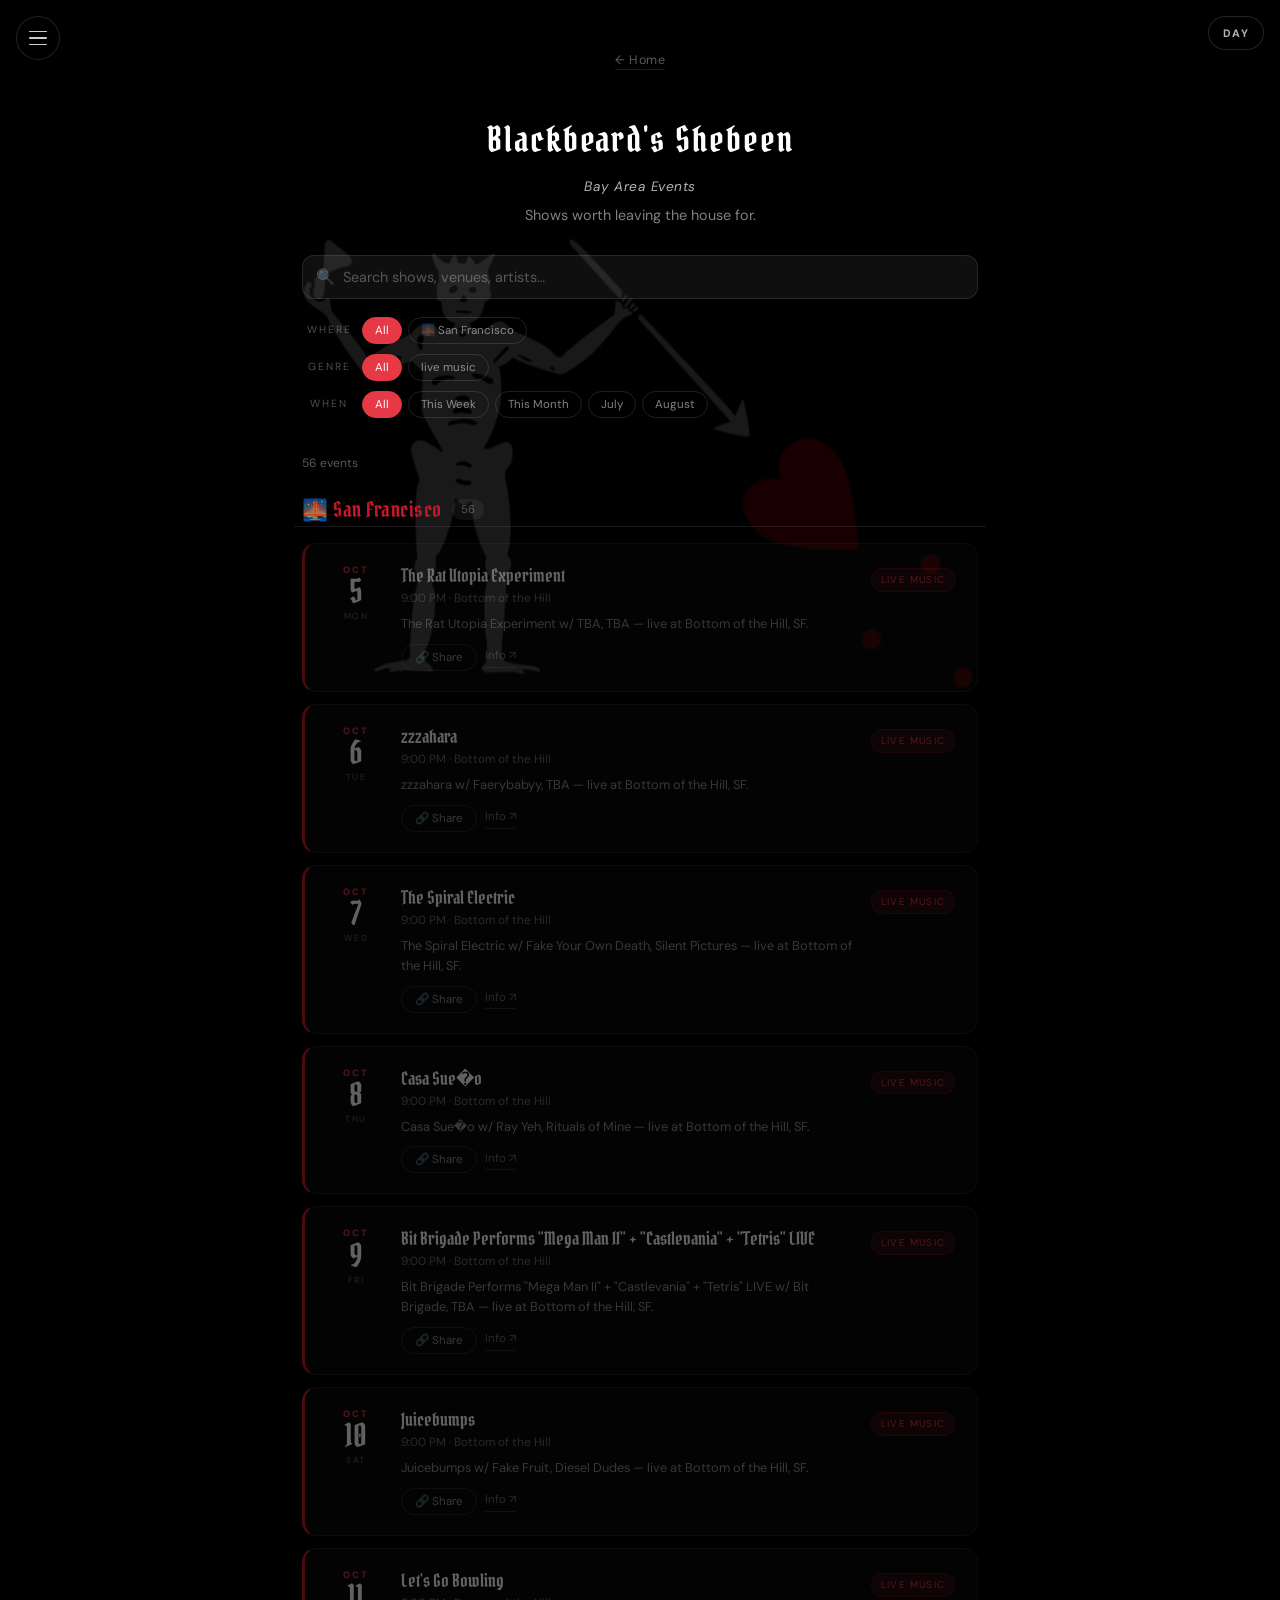
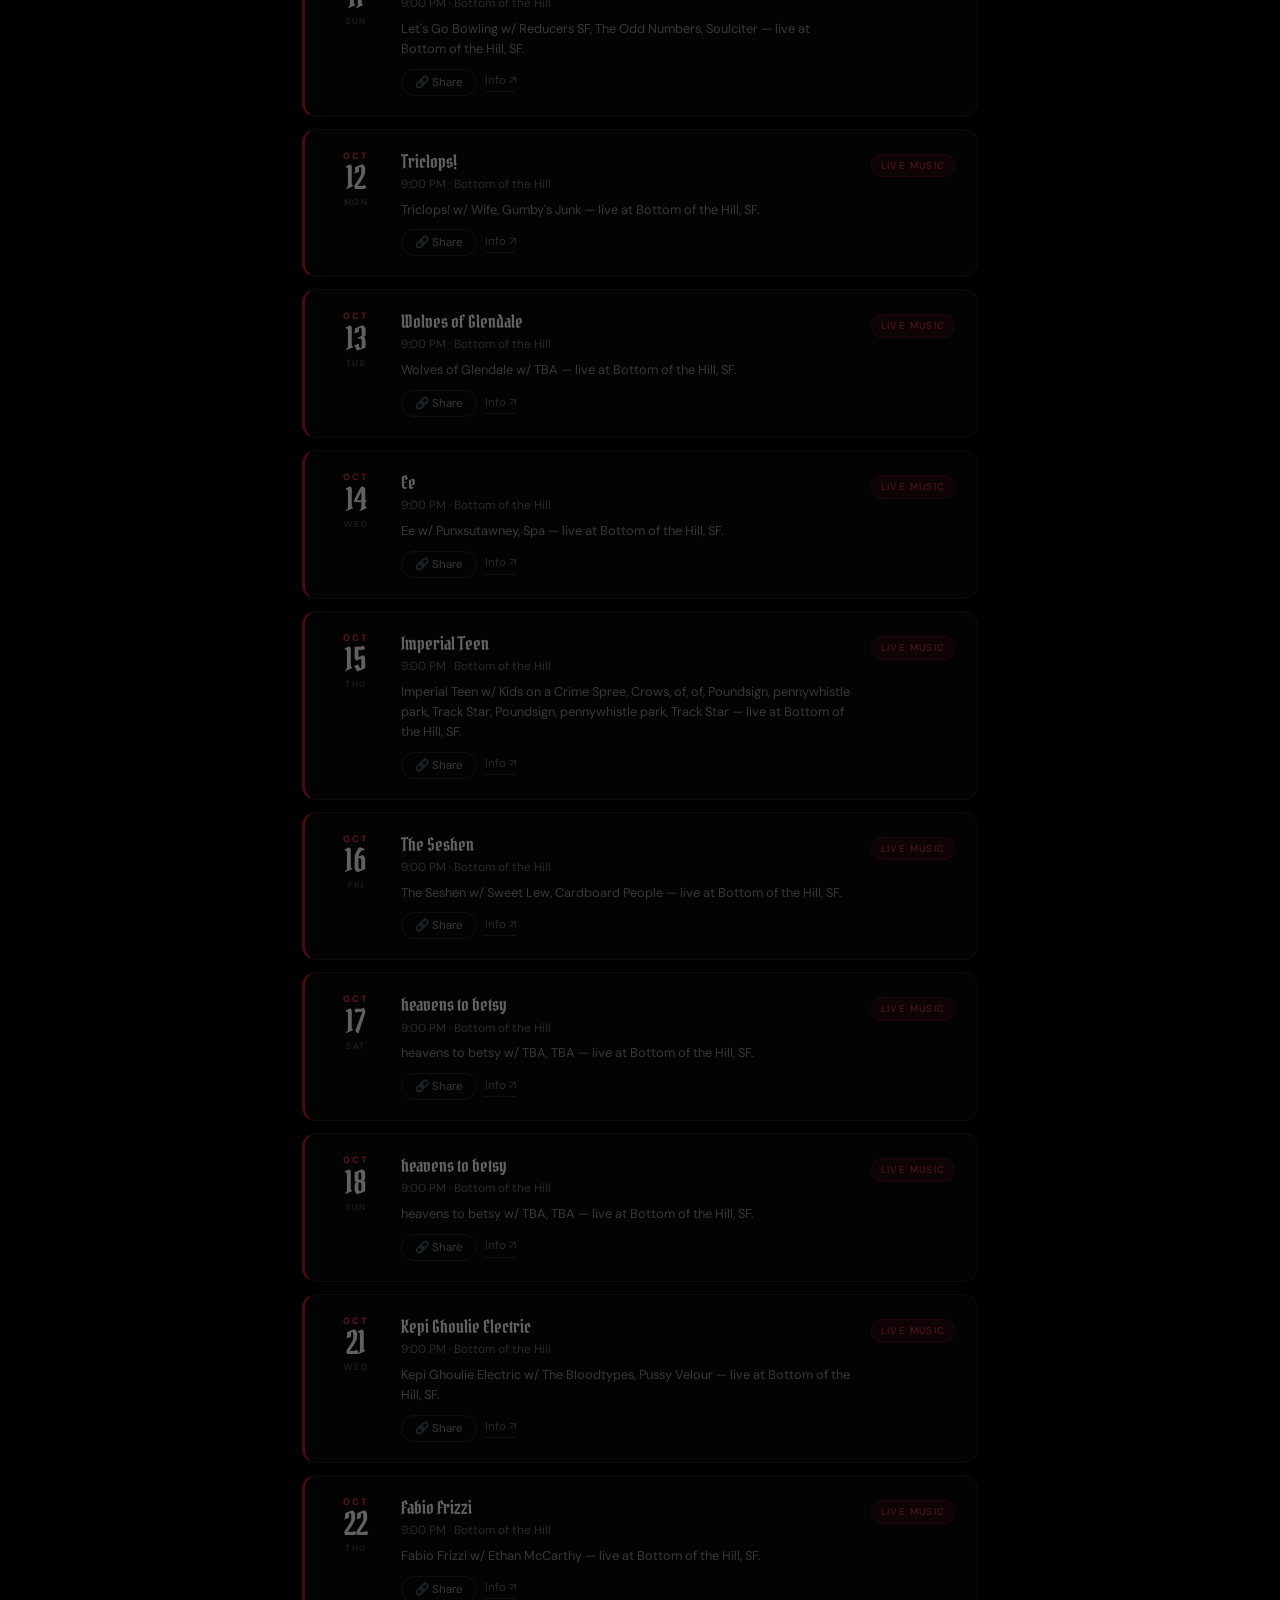
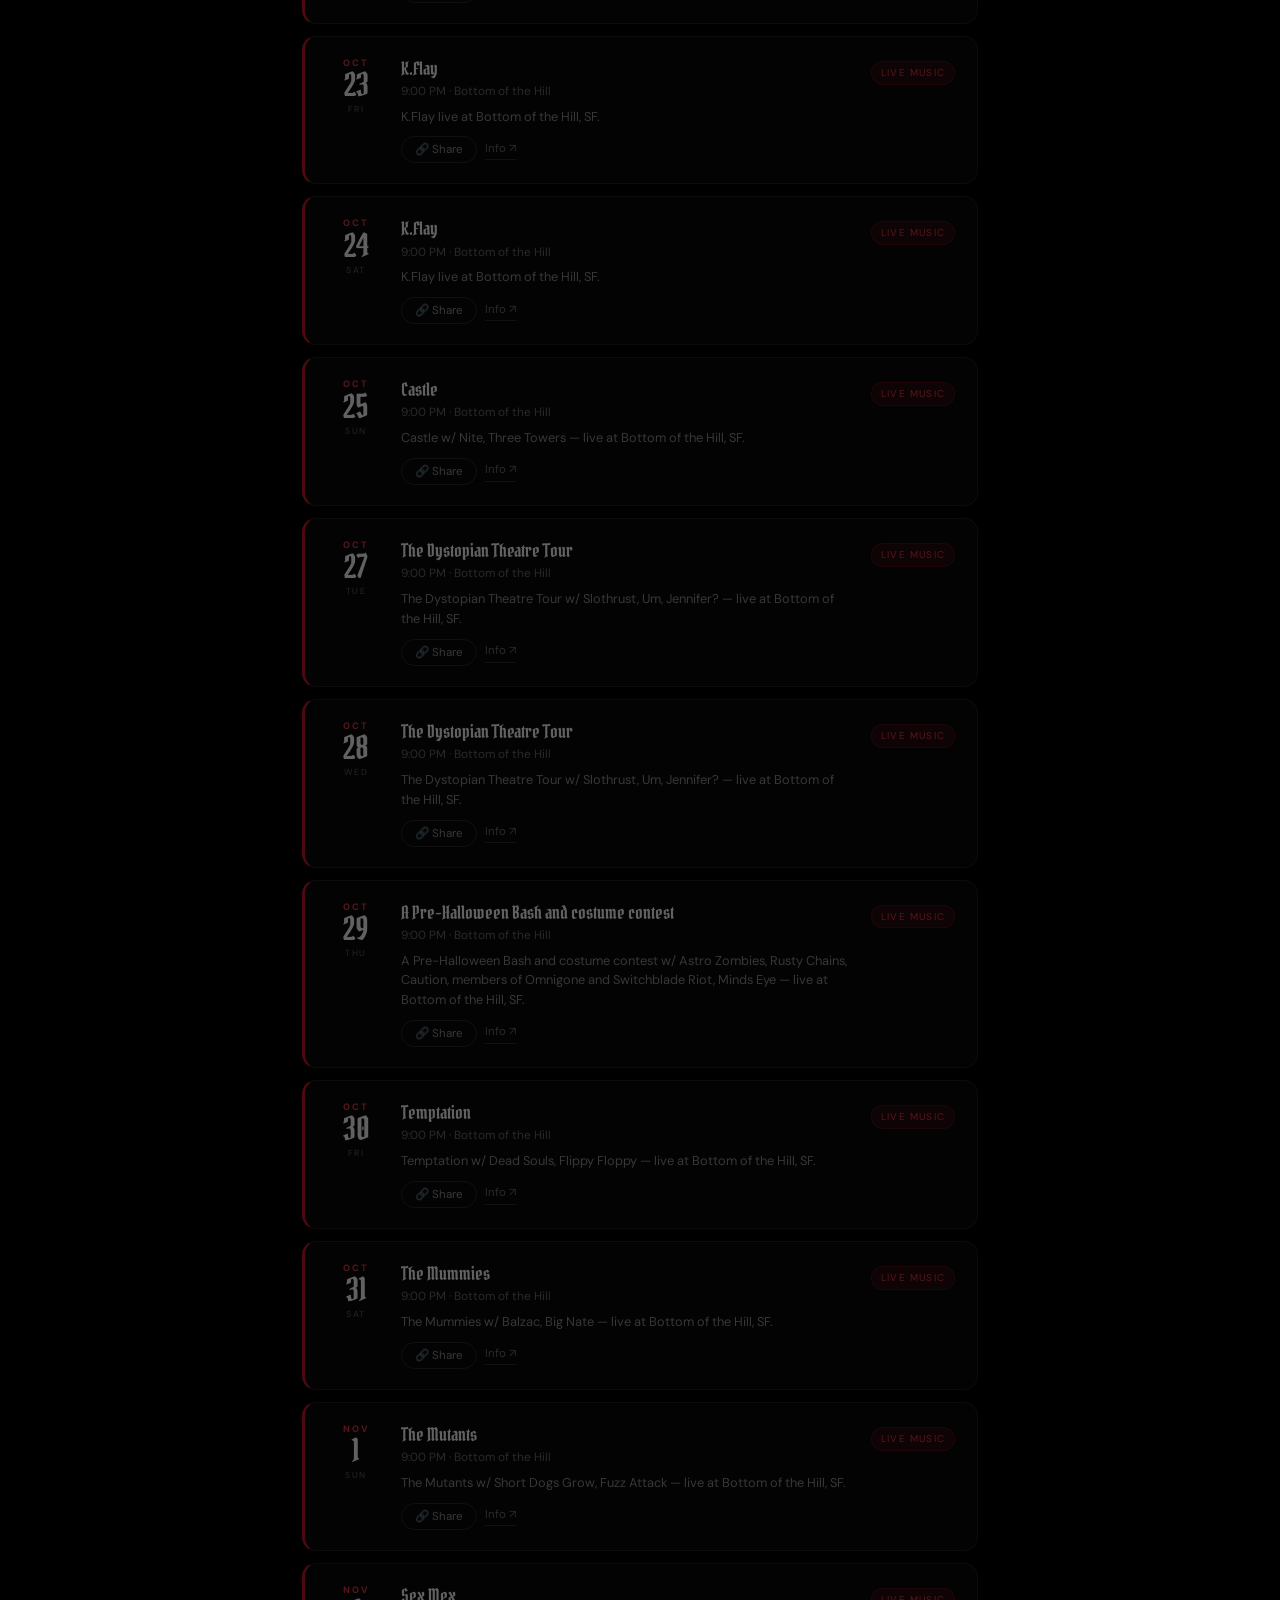
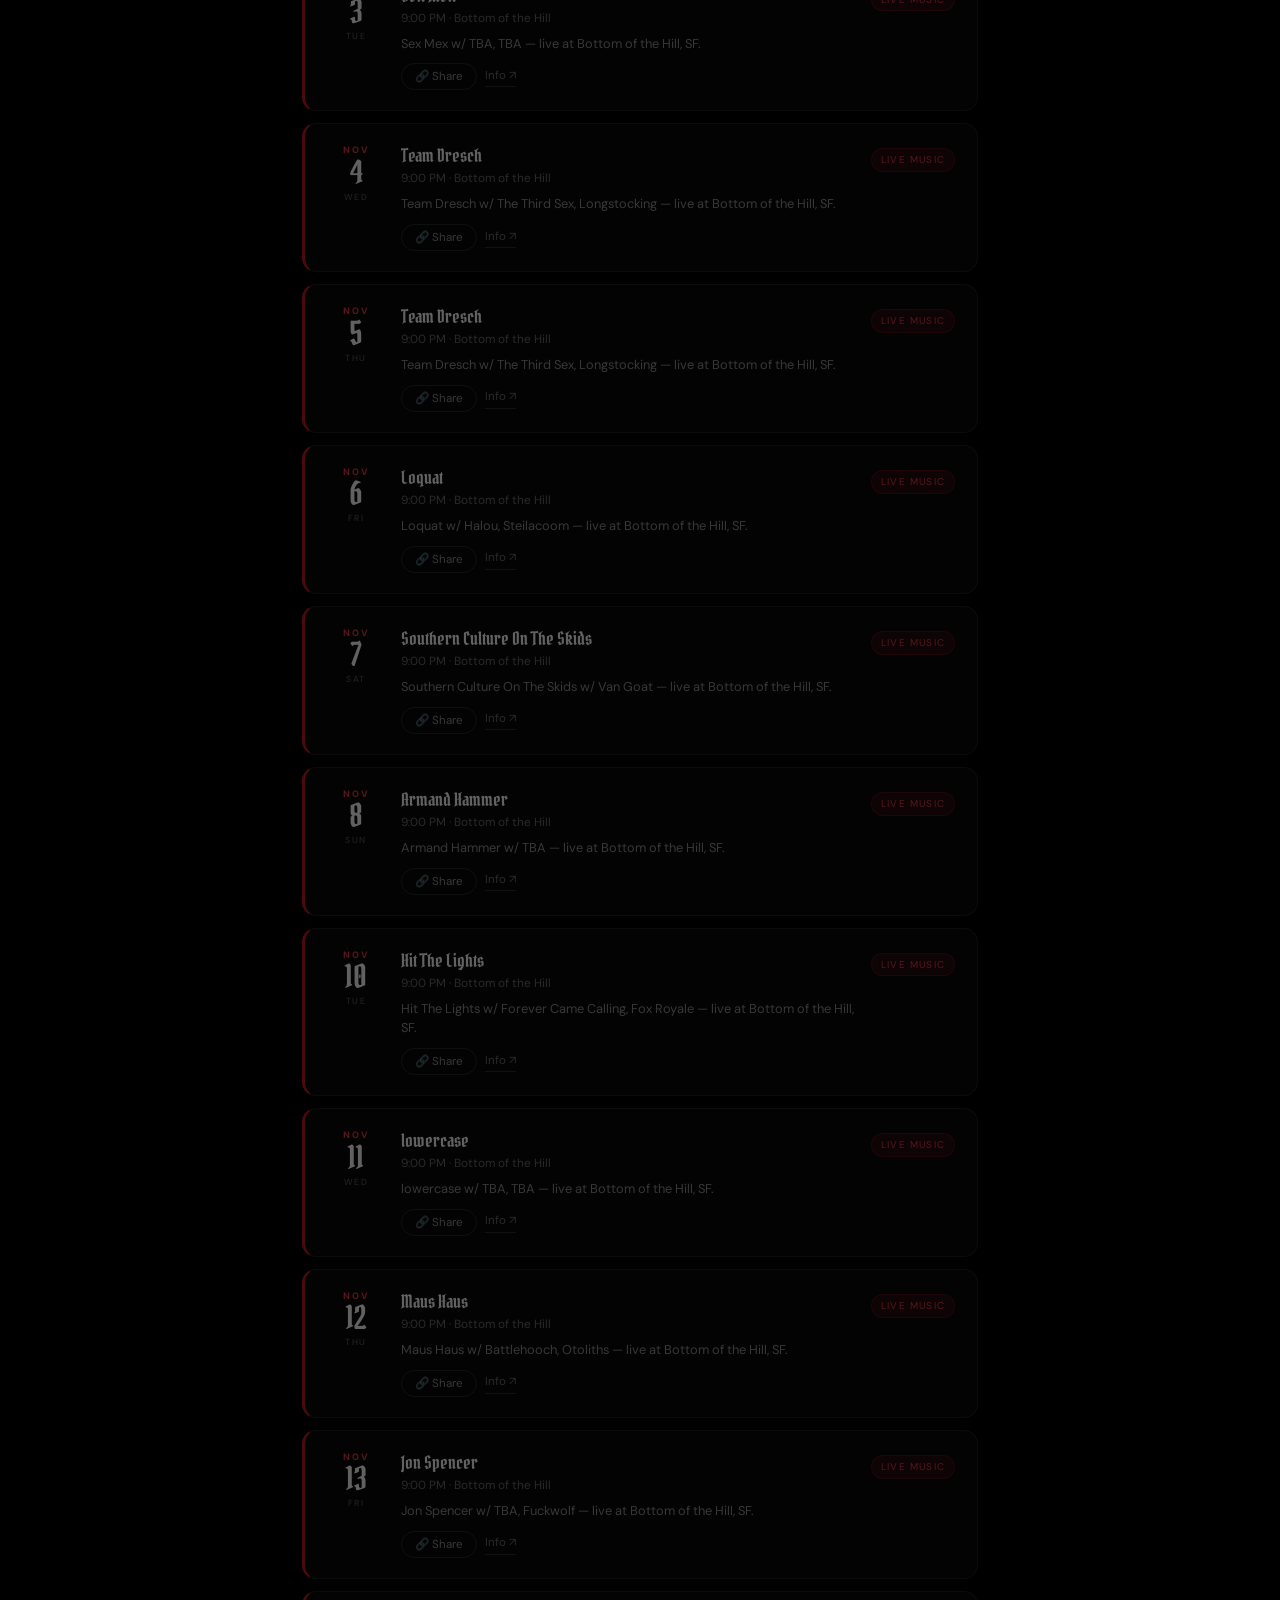
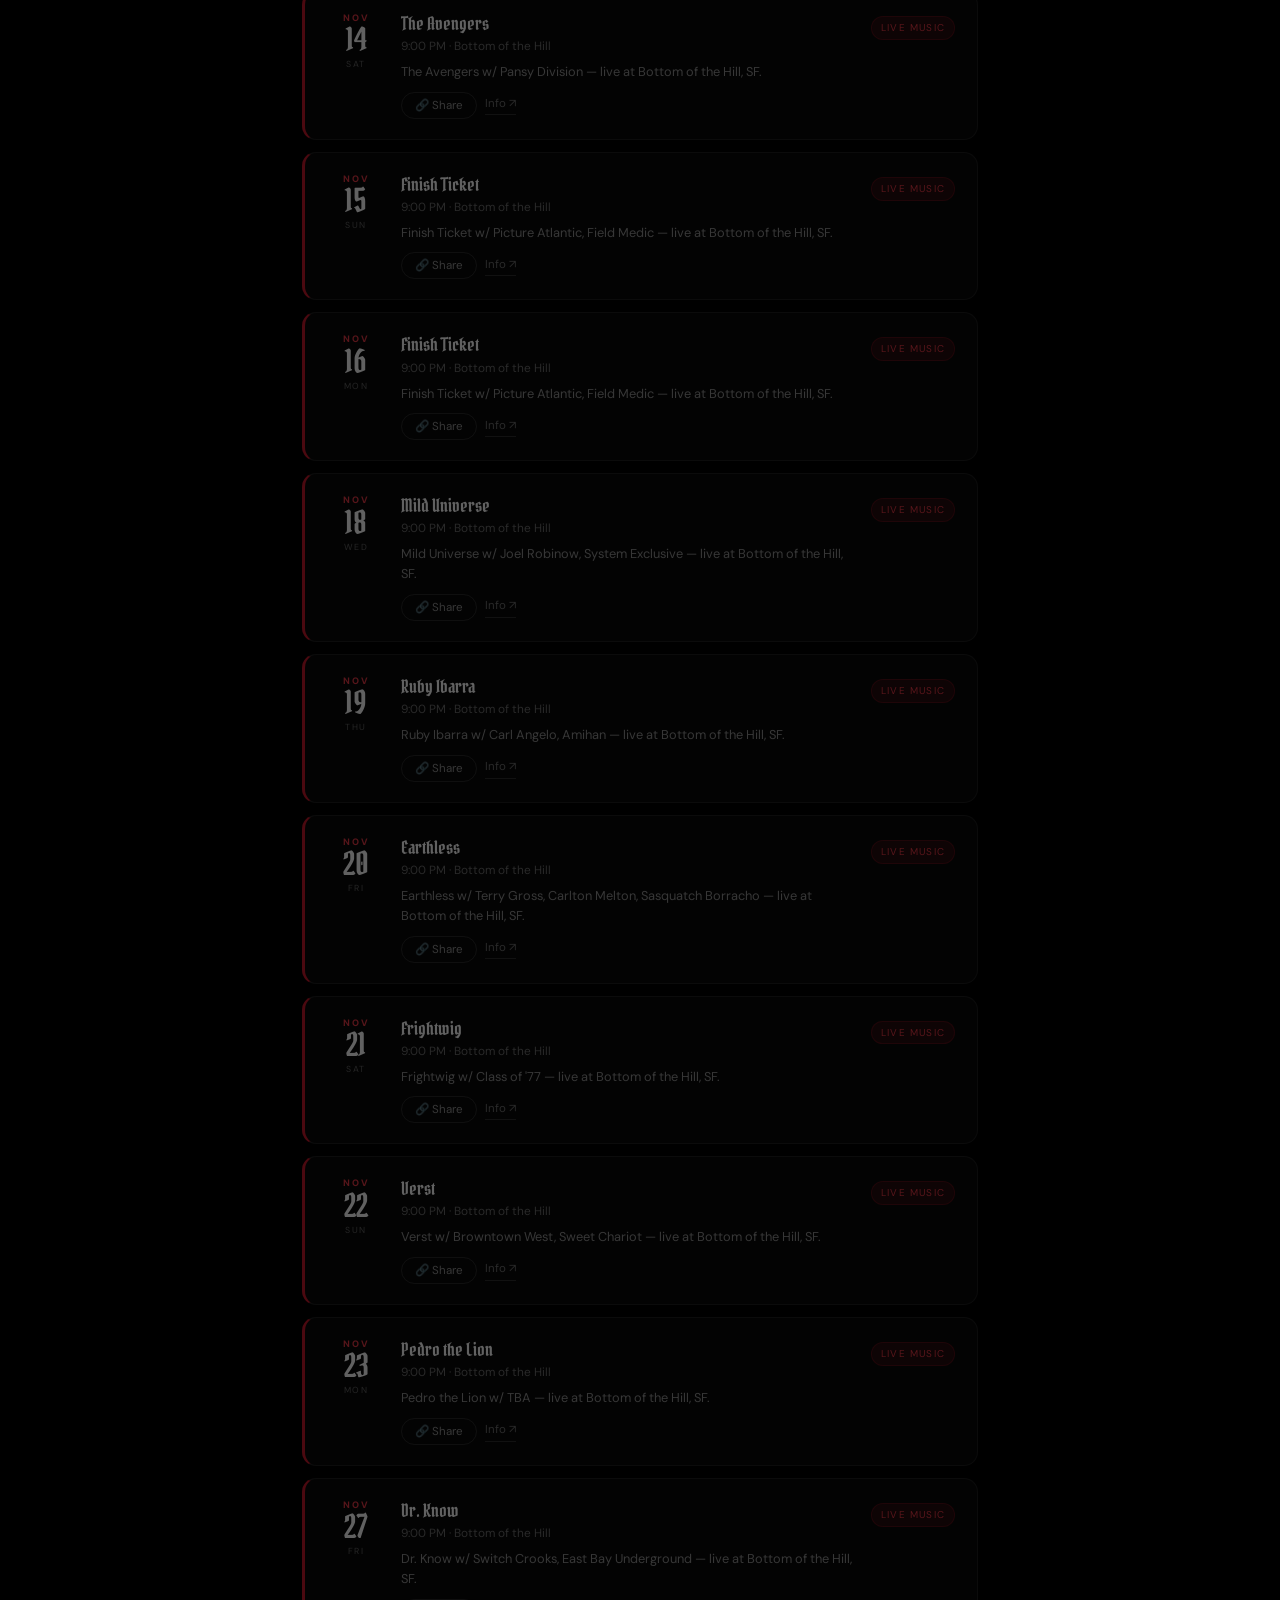
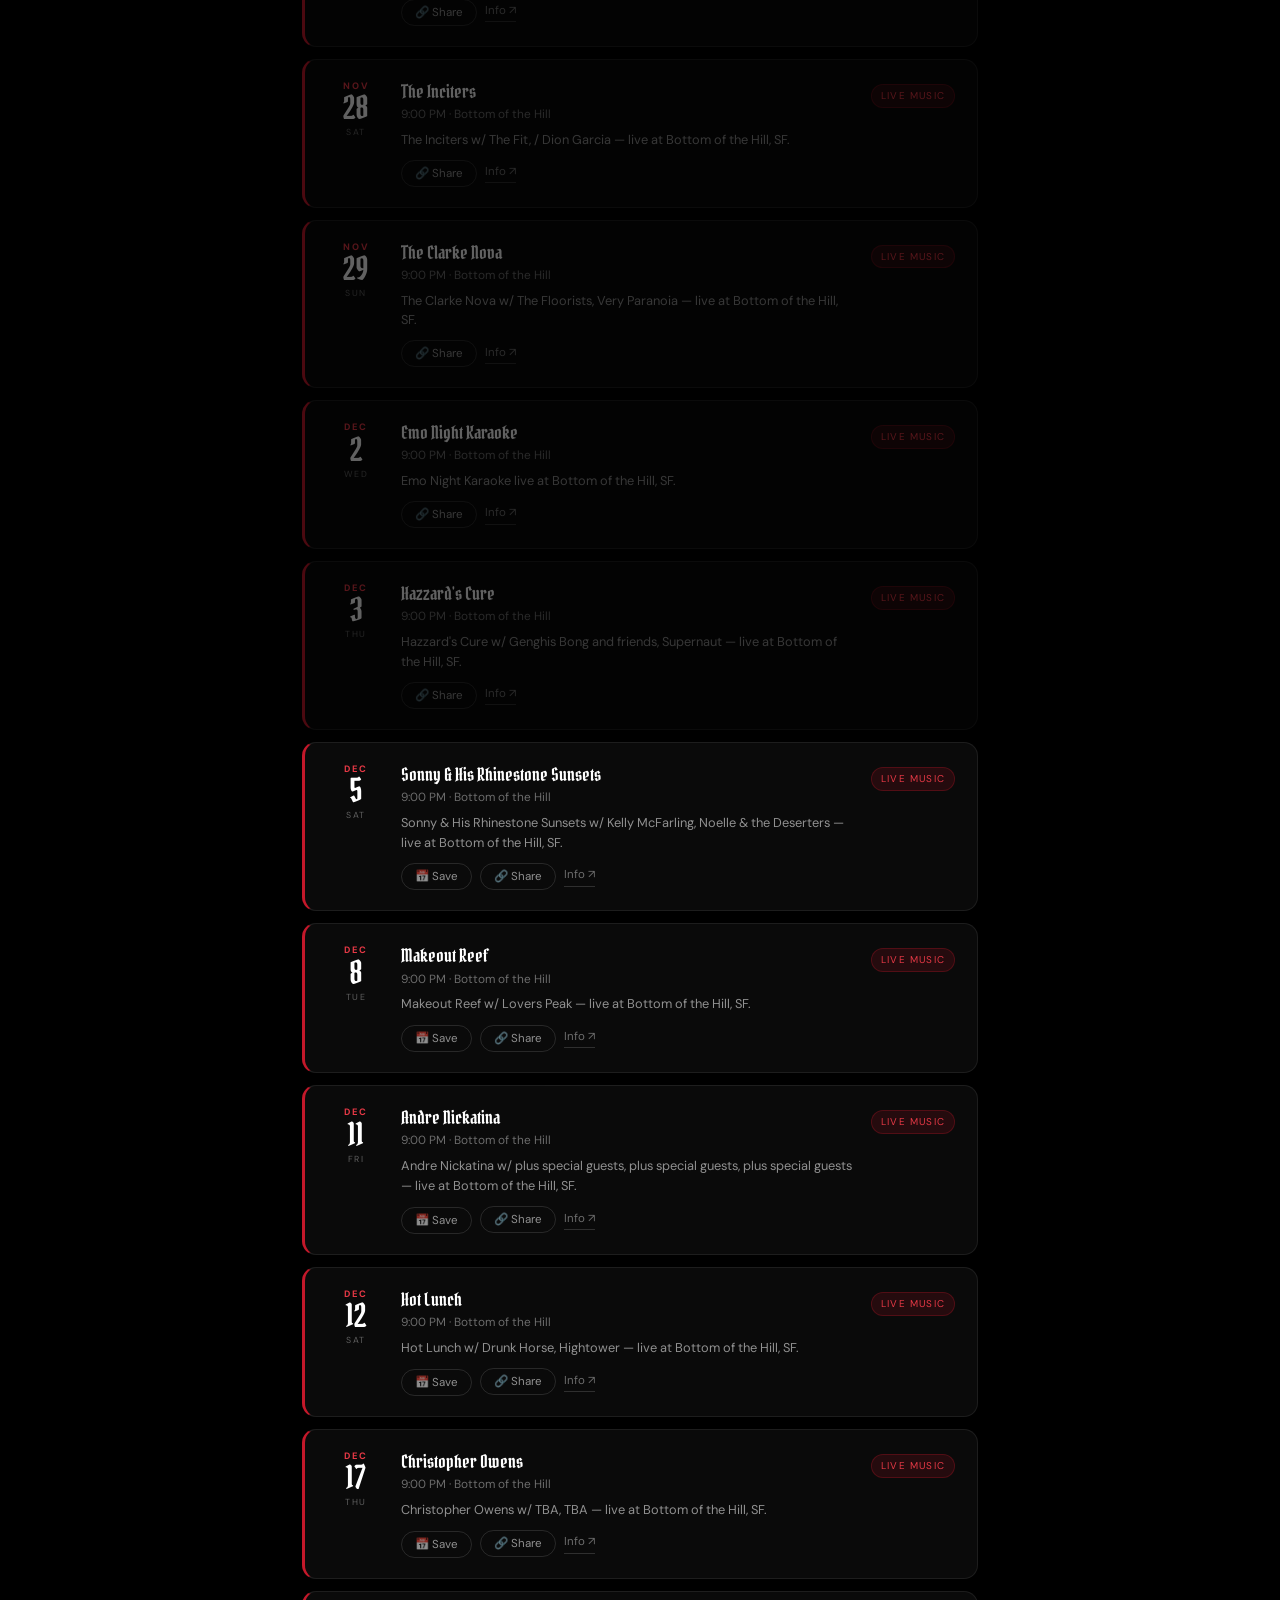
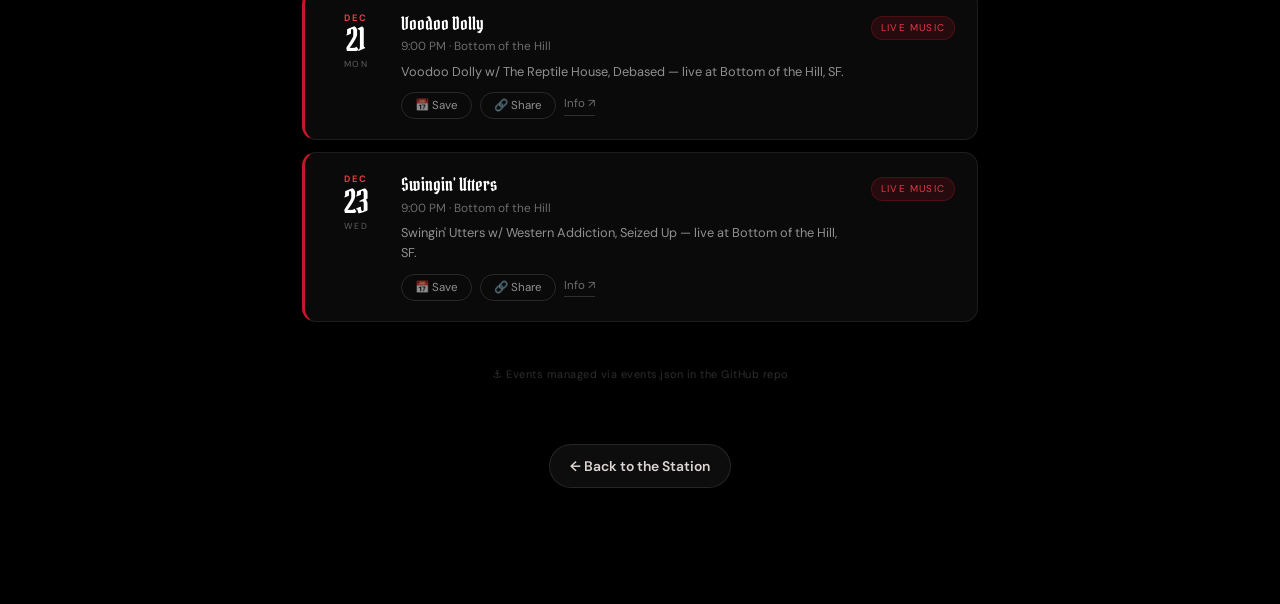
<file: events.html>
<!DOCTYPE html>
<html lang="en">
<head>
    <meta charset="UTF-8">
    <meta name="viewport" content="width=device-width, initial-scale=1.0">
    <title>Bay Area Events — Blackbeard's Shebeen</title>
    <link rel="stylesheet" href="assets/theme.css">
    <link rel="icon" type="image/svg+xml" href="assets/favicon.svg">
    <link rel="icon" type="image/png" sizes="32x32" href="assets/favicon.png">
    <link rel="apple-touch-icon" href="assets/favicon-64.png">
    <meta property="og:type" content="website">
    <meta property="og:site_name" content="Blackbeard's Shebeen">
    <meta property="og:title" content="Bay Area Events — Blackbeard's Shebeen">
    <meta property="og:description" content="Bay Area shows worth leaving the house for.">
    <meta property="og:url" content="https://blackbeards-music-library.pages.dev/events.html">
    <meta property="og:image" content="https://blackbeards-music-library.pages.dev/assets/og-image.png">
    <style>
        .events-header{text-align:center;padding:48px 0 28px}
        .events-header h1{font-size:2.2em;margin-bottom:8px}
        .events-header .subtitle{margin-bottom:6px}
        .events-header .tagline{color:rgba(255,255,255,.5);font-size:.9em}
        html.day .events-header .tagline{color:rgba(0,0,0,.45)}
        .filters-wrap{max-width:720px;margin:0 auto 36px;padding:0 8px}
        .search-wrap{position:relative;margin-bottom:18px}
        .search-icon{position:absolute;left:14px;top:50%;transform:translateY(-50%);font-size:.95em;opacity:.4;pointer-events:none}
        .events-search{width:100%;background:rgba(255,255,255,.06);border:1px solid rgba(255,255,255,.1);border-radius:12px;padding:12px 16px 12px 40px;color:#fff;font-size:.9em;font-family:inherit;outline:none;transition:border-color .2s,background .2s;box-sizing:border-box}
        .events-search::placeholder{color:rgba(255,255,255,.3)}
        .events-search:focus{border-color:rgba(196,24,42,.5);background:rgba(255,255,255,.09)}
        html.day .events-search{background:rgba(0,0,0,.04);border-color:rgba(0,0,0,.12);color:#111}
        html.day .events-search::placeholder{color:rgba(0,0,0,.3)}
        html.day .events-search:focus{border-color:rgba(196,24,42,.4);background:rgba(0,0,0,.07)}
        .filter-row{display:flex;align-items:center;flex-wrap:wrap;gap:6px;margin-bottom:10px}
        .filter-label{font-size:.65em;text-transform:uppercase;letter-spacing:2px;color:rgba(255,255,255,.3);white-space:nowrap;min-width:54px}
        html.day .filter-label{color:rgba(0,0,0,.3)}
        .filter-pills{display:flex;flex-wrap:wrap;gap:6px}
        .pill{font-size:.72em;padding:5px 12px;border-radius:100px;border:1px solid rgba(255,255,255,.12);background:transparent;color:rgba(255,255,255,.5);cursor:pointer;white-space:nowrap;transition:all .15s;font-family:inherit}
        .pill:hover{border-color:rgba(255,255,255,.25);color:rgba(255,255,255,.8)}
        .pill.active{background:var(--red-bright);border-color:var(--red-bright);color:#fff}
        html.day .pill{border-color:rgba(0,0,0,.15);color:rgba(0,0,0,.45)}
        html.day .pill:hover{border-color:rgba(0,0,0,.3);color:rgba(0,0,0,.7)}
        html.day .pill.active{background:var(--red-bright);border-color:var(--red-bright);color:#fff}
        .results-meta{display:flex;align-items:center;justify-content:space-between;max-width:720px;margin:0 auto 20px;padding:0 8px;font-size:.75em;color:rgba(255,255,255,.35)}
        html.day .results-meta{color:rgba(0,0,0,.35)}
        .clear-btn{font-size:.85em;color:var(--red-bright);background:none;border:none;cursor:pointer;padding:4px 8px;border-radius:6px;font-family:inherit;display:none;transition:background .15s}
        .clear-btn:hover{background:rgba(196,24,42,.12)}
        .clear-btn.visible{display:inline}
        .geo-section{margin-bottom:44px}
        .geo-header{display:flex;align-items:center;gap:10px;max-width:720px;margin:0 auto 16px;padding:0 8px}
        .geo-title{font-family:'Pirata One',serif;font-size:1.3em;color:#fff;letter-spacing:.5px}
        html.day .geo-title{color:#111}
        .geo-count{font-size:.7em;color:rgba(255,255,255,.3);background:rgba(255,255,255,.06);border-radius:100px;padding:2px 9px}
        html.day .geo-count{color:rgba(0,0,0,.35);background:rgba(0,0,0,.05)}
        .geo-line{flex:1;height:1px;background:rgba(255,255,255,.07)}
        html.day .geo-line{background:rgba(0,0,0,.08)}
        .events-list{display:flex;flex-direction:column;gap:12px;max-width:720px;margin:0 auto;padding:0 8px}
        .event-card{background:rgba(255,255,255,.04);border:1px solid rgba(255,255,255,.08);border-radius:14px;padding:20px 22px;display:grid;grid-template-columns:58px 1fr auto;gap:0 16px;align-items:start;transition:background .2s,border-color .2s,transform .2s}
        .event-card:hover{background:rgba(255,255,255,.07);border-color:rgba(196,24,42,.3);transform:translateY(-1px)}
        html.day .event-card{background:rgba(0,0,0,.03);border-color:rgba(0,0,0,.08)}
        html.day .event-card:hover{background:rgba(196,24,42,.05);border-color:rgba(196,24,42,.25)}
        .event-date-block{display:flex;flex-direction:column;align-items:center;text-align:center;padding-top:2px}
        .event-month{font-size:.58em;text-transform:uppercase;letter-spacing:2px;color:var(--red-bright);font-weight:700;line-height:1;margin-bottom:1px}
        .event-day{font-family:'Pirata One',serif;font-size:2em;line-height:1;color:#fff;margin-bottom:1px}
        html.day .event-day{color:#111}
        .event-weekday{font-size:.55em;text-transform:uppercase;letter-spacing:1.5px;color:rgba(255,255,255,.35)}
        html.day .event-weekday{color:rgba(0,0,0,.35)}
        .event-info{min-width:0}
        .event-title{font-family:'Pirata One',serif;font-size:1.15em;color:#fff;line-height:1.2;margin-bottom:3px;white-space:nowrap;overflow:hidden;text-overflow:ellipsis}
        html.day .event-title{color:#111}
        .event-meta{font-size:.74em;color:rgba(255,255,255,.4);margin-bottom:6px;white-space:nowrap;overflow:hidden;text-overflow:ellipsis}
        html.day .event-meta{color:rgba(0,0,0,.4)}
        .event-desc{font-size:.8em;color:rgba(255,255,255,.55);line-height:1.55}
        html.day .event-desc{color:rgba(0,0,0,.5)}
        .event-right{display:flex;flex-direction:column;align-items:flex-end;gap:8px;padding-top:2px;flex-shrink:0}
        .event-badge{font-size:.62em;text-transform:uppercase;letter-spacing:1.2px;background:rgba(196,24,42,.15);color:var(--red-bright);border:1px solid rgba(196,24,42,.28);border-radius:100px;padding:3px 9px;white-space:nowrap}
        .event-link-btn{font-size:.72em;color:rgba(255,255,255,.4);text-decoration:none;border-bottom:1px solid rgba(255,255,255,.15);padding-bottom:1px;transition:color .15s,border-color .15s;white-space:nowrap}
        .event-link-btn:hover{color:#fff;border-color:#fff}
        html.day .event-link-btn{color:rgba(0,0,0,.4);border-color:rgba(0,0,0,.18)}
        html.day .event-link-btn:hover{color:#111;border-color:#111}
        .event-card.past{opacity:.38}
        .events-empty{text-align:center;padding:60px 20px;color:rgba(255,255,255,.3);max-width:720px;margin:0 auto}
        html.day .events-empty{color:rgba(0,0,0,.3)}
        .events-empty .skull{font-size:2.8em;display:block;margin-bottom:14px}
        .events-empty p{font-size:.9em;line-height:1.7}
        .events-loading{text-align:center;padding:60px 20px;color:rgba(255,255,255,.25);font-size:.9em}
        .events-edit-hint{text-align:center;font-size:.68em;color:rgba(255,255,255,.18);margin:20px 0 60px;letter-spacing:.5px}
        html.day .events-edit-hint{color:rgba(0,0,0,.18)}
        .events-back{text-align:center;margin-bottom:60px}
        @media(max-width:560px){
            .event-card{grid-template-columns:48px 1fr;grid-template-rows:auto auto;gap:0 12px;padding:16px 14px}
            .event-right{grid-column:2;flex-direction:row;align-items:center;flex-wrap:wrap;gap:6px;margin-top:8px}
            .event-day{font-size:1.7em}
            .event-title{font-size:1em}
            .filter-label{display:none}
        }
    </style>
</head>
<body>

    <div class="flag-bg" aria-hidden="true">
        <img src="assets/jolly-roger-heart.jpg" alt="">
    </div>
    <button id="theme-toggle-btn" class="theme-toggle" title="Toggle day/night" aria-label="Toggle day and night theme">Day</button>
    <div class="container wide">
        <div class="events-header">
            <h1>Blackbeard's Shebeen</h1>
            <p class="subtitle">Bay Area Events</p>
            <p class="tagline">Shows worth leaving the house for.</p>
        </div>
        <div class="filters-wrap">
            <div class="search-wrap">
                <span class="search-icon">&#128269;</span>
                <input type="text" class="events-search" id="events-search" placeholder="Search shows, venues, artists…" autocomplete="off" spellcheck="false">
            </div>
            <div class="filter-row">
                <span class="filter-label">Where</span>
                <div class="filter-pills" id="city-pills"></div>
            </div>
            <div class="filter-row">
                <span class="filter-label">Genre</span>
                <div class="filter-pills" id="genre-pills"></div>
            </div>
            <div class="filter-row">
                <span class="filter-label">When</span>
                <div class="filter-pills" id="when-pills">
                    <button class="pill active" data-when="all">All</button>
                    <button class="pill" data-when="week">This Week</button>
                    <button class="pill" data-when="month">This Month</button>
                    <button class="pill" data-when="july">July</button>
                    <button class="pill" data-when="august">August</button>
                </div>
            </div>
        </div>
        <div class="results-meta">
            <span id="results-count"></span>
            <button class="clear-btn" id="clear-btn">Clear filters &times;</button>
        </div>
        <div id="events-root"><div class="events-loading">Loading shows…</div></div>
        <p class="events-edit-hint">&#9875; Events managed via events.json in the GitHub repo</p>
        <div class="events-back page-actions">
            <a href="index.html" class="back-btn">&larr; Back to the Station</a>
        </div>
</div>
    <script src="assets/site.js"></script>
    <script src="assets/events.js"></script>
    <script defer src="https://static.cloudflareinsights.com/beacon.min.js" data-cf-beacon='{"token":"cf8e8fdf48e04f3580098a99d7e1c1ec"}'></script>
</body>
</html>
</file>
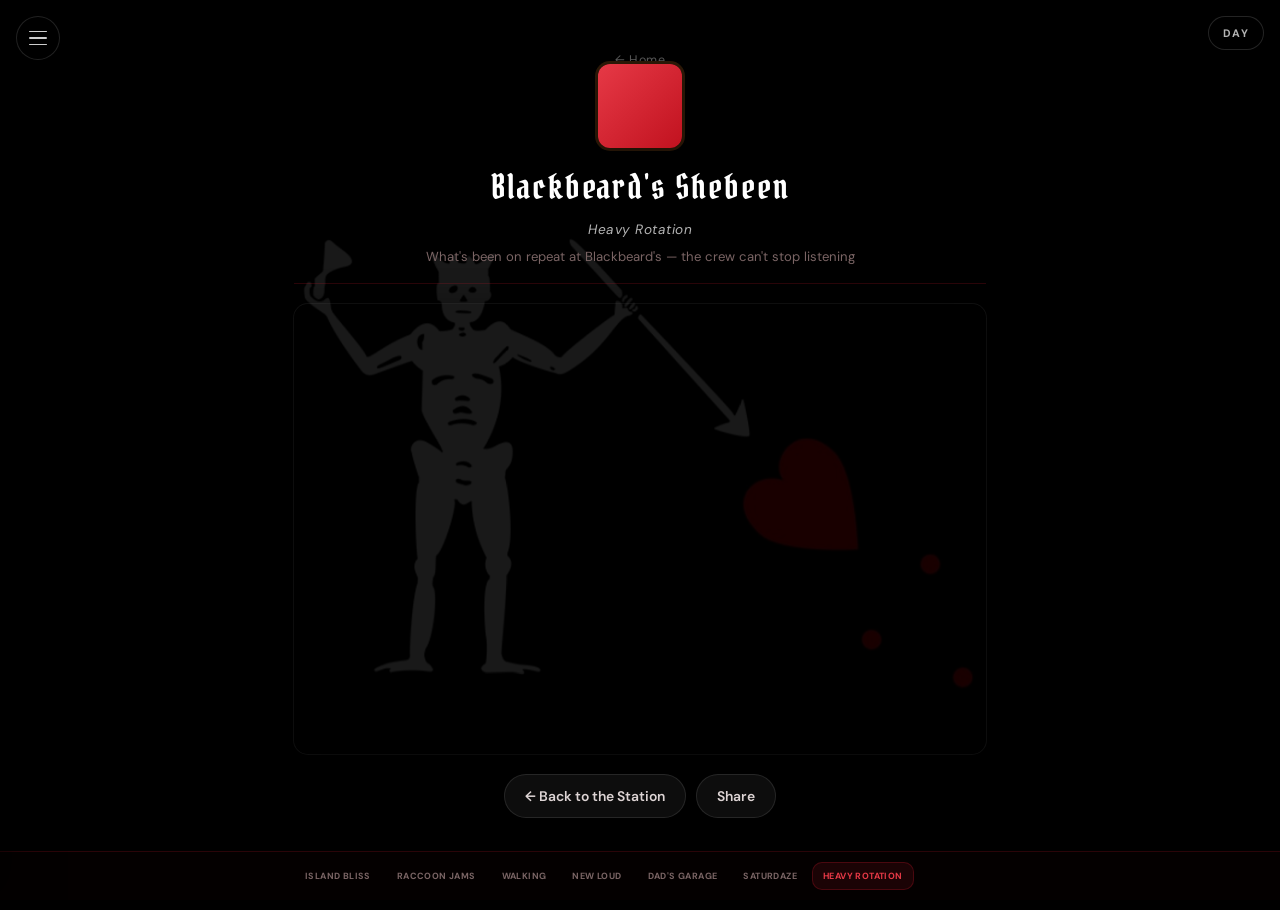
<file: heavy-rotation.html>
<!DOCTYPE html>
<html lang="en">
<head>
    <meta charset="UTF-8">
    <meta name="viewport" content="width=device-width, initial-scale=1.0">
    <title>Heavy Rotation — Blackbeard's Shebeen</title>
    <link rel="stylesheet" href="assets/theme.css">
    <style>
        .hero-art { width: 84px; height: 84px; margin: 0 auto 12px; border-radius: 12px; display: flex; align-items: center; justify-content: center; font-size: 2.6em; box-shadow: 0 6px 16px rgba(0,0,0,0.35), 0 0 0 3px #2e1a08; background: linear-gradient(135deg,#e63946,#c1121f); }
    </style>

    <!-- Favicon -->
    <link rel="icon" type="image/svg+xml" href="assets/favicon.svg">
    <link rel="icon" type="image/png" sizes="32x32" href="assets/favicon.png">
    <link rel="apple-touch-icon" href="assets/favicon-64.png">

    <!-- Open Graph -->
    <meta property="og:type"        content="website">
    <meta property="og:site_name"   content="Blackbeard's Shebeen">
    <meta property="og:title"       content="Heavy Rotation — Blackbeard's Shebeen">
    <meta property="og:description" content="What's been on repeat at Blackbeard's. The crew can't stop listening.">
    <meta property="og:url"         content="https://blackbeards-music-library.pages.dev/heavy-rotation.html">
    <meta property="og:image"       content="https://blackbeards-music-library.pages.dev/assets/og-image.png">
    <meta property="og:image:width" content="1200">
    <meta property="og:image:height" content="630">

    <!-- Twitter card -->
    <meta name="twitter:card"        content="summary_large_image">
    <meta name="twitter:title"       content="Heavy Rotation — Blackbeard's Shebeen">
    <meta name="twitter:description" content="What's been on repeat at Blackbeard's. The crew can't stop listening.">
    <meta name="twitter:image"       content="https://blackbeards-music-library.pages.dev/assets/og-image.png">
</head>
<body>

    <!-- Full-page floating flag background -->
    <div class="flag-bg" aria-hidden="true">
        <img src="assets/jolly-roger-heart.jpg" alt="">
    </div>
    <button id="theme-toggle-btn" class="theme-toggle" title="Toggle day/night" aria-label="Toggle day and night theme">Day</button>
    <div class="container wide">
        <div class="header">
            <div class="hero-art"></div>
            <h1>Blackbeard's Shebeen</h1>
            <p class="subtitle">Heavy Rotation</p>
            <p class="desc-line">What's been on repeat at Blackbeard's — the crew can't stop listening</p>
        </div>
        <div class="embed-wrapper">
            <iframe
                allow="autoplay *; encrypted-media *; fullscreen *; clipboard-write"
                frameborder="0"
                height="450"
                sandbox="allow-forms allow-popups allow-same-origin allow-scripts allow-storage-access-by-user-activation allow-top-navigation-by-user-activation"
                src="https://embed.music.apple.com/us/playlist/heavy-rotation/pl.pm-20e9f373919da080accd43a4a4f11ac1">
            </iframe>
        </div>
        <div class="page-actions">
            <a href="index.html" class="back-btn">← Back to the Station</a>
            <button class="share-link-btn" onclick="sharePlaylist('Heavy Rotation', 'heavy-rotation.html', event)">Share</button>
        </div>
</div>
    <script src="assets/site.js"></script>
</body>
</html>
</file>
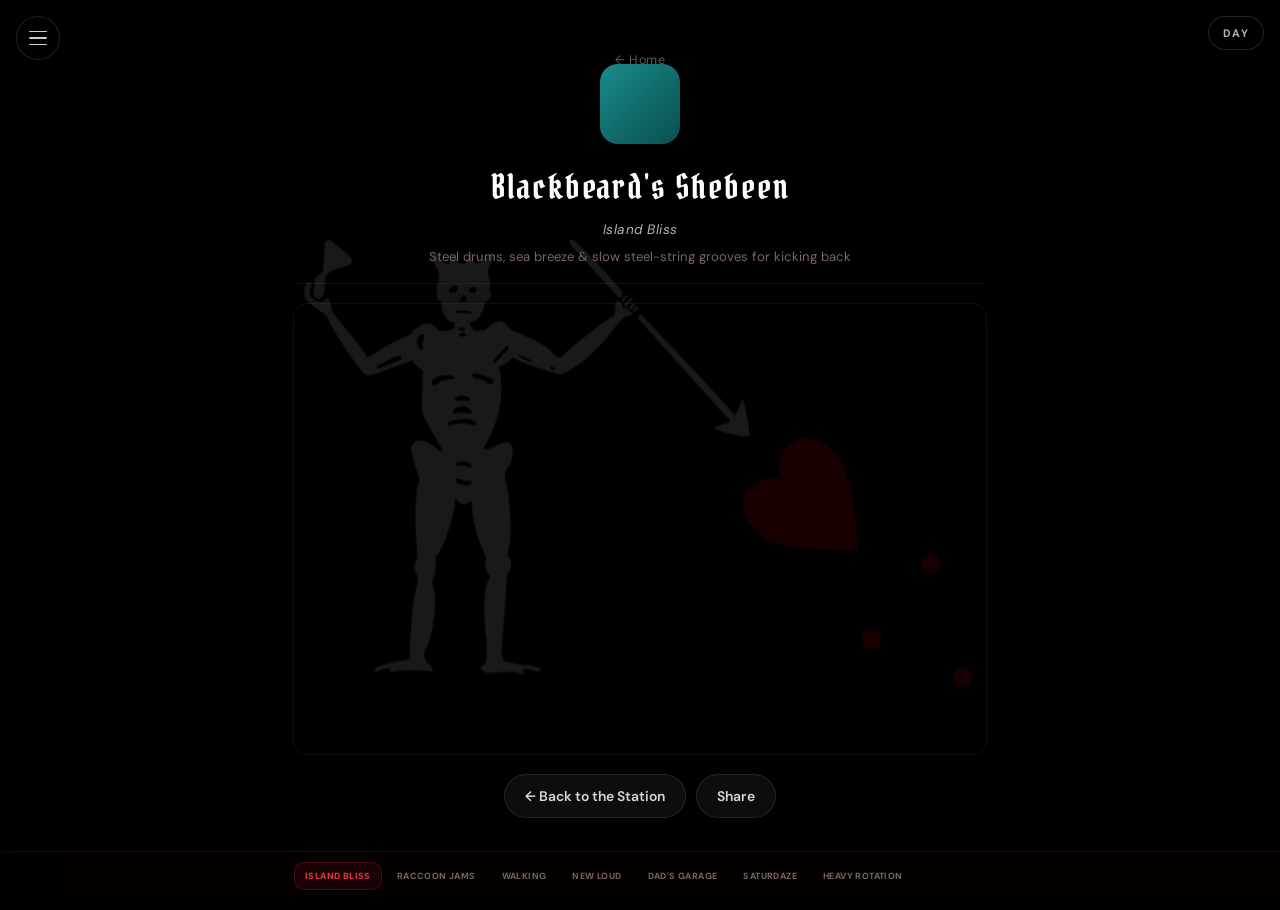
<file: island-bliss.html>
<!DOCTYPE html>
<html lang="en">
<head>
    <meta charset="UTF-8">
    <meta name="viewport" content="width=device-width, initial-scale=1.0">
    <title>Island Bliss — Blackbeard's Shebeen</title>
    <link rel="stylesheet" href="assets/theme.css">
    <style>
        .art-island    { background: linear-gradient(135deg,#1a8a8a,#0a5050); }
        .art-raccoon   { background: linear-gradient(135deg,#6a3abf,#2a6a3a); }
        .art-walking   { background: linear-gradient(135deg,#4a6a2a,#2a1a0a); }
        .art-loud      { background: linear-gradient(135deg,#c0183a,#c05010); }
        .art-garage    { background: linear-gradient(135deg,#505050,#802020); }
        .art-saturdaze { background: linear-gradient(135deg,#c09020,#c05010); }
    </style>

    <!-- Favicon -->
    <link rel="icon" type="image/svg+xml" href="assets/favicon.svg">
    <link rel="icon" type="image/png" sizes="32x32" href="assets/favicon.png">
    <link rel="apple-touch-icon" href="assets/favicon-64.png">

    <!-- Open Graph -->
    <meta property="og:type"        content="website">
    <meta property="og:site_name"   content="Blackbeard's Shebeen">
    <meta property="og:title"       content="Island Bliss — Blackbeard's Shebeen">
    <meta property="og:description" content="Steel drums, sea breeze & slow steel-string grooves for kicking back.">
    <meta property="og:url"         content="https://blackbeards-music-library.pages.dev/island-bliss.html">
    <meta property="og:image"       content="https://blackbeards-music-library.pages.dev/assets/og-image.png">
    <meta property="og:image:width" content="1200">
    <meta property="og:image:height" content="630">

    <!-- Twitter card -->
    <meta name="twitter:card"        content="summary_large_image">
    <meta name="twitter:title"       content="Island Bliss — Blackbeard's Shebeen">
    <meta name="twitter:description" content="Steel drums, sea breeze & slow steel-string grooves for kicking back.">
    <meta name="twitter:image"       content="https://blackbeards-music-library.pages.dev/assets/og-image.png">
</head>
<body>

    <!-- Full-page floating flag background -->
    <div class="flag-bg" aria-hidden="true">
        <img src="assets/jolly-roger-heart.jpg" alt="">
    </div>
    <button id="theme-toggle-btn" class="theme-toggle" title="Toggle day/night" aria-label="Toggle day and night theme">Day</button>

    <div class="container wide">
        <div class="header">
            <div class="hero-art art-island"></div>
            <h1>Blackbeard's Shebeen</h1>
            <p class="subtitle">Island Bliss</p>
            <p class="desc-line">Steel drums, sea breeze &amp; slow steel-string grooves for kicking back</p>
        </div>
        <div class="embed-wrapper">
            <iframe
                allow="autoplay *; encrypted-media *; fullscreen *; clipboard-write"
                frameborder="0"
                height="450"
                sandbox="allow-forms allow-popups allow-same-origin allow-scripts allow-storage-access-by-user-activation allow-top-navigation-by-user-activation"
                src="https://embed.music.apple.com/us/playlist/island-bliss/pl.u-8aAVVZjsaPaZlW">
            </iframe>
        </div>
        <div class="page-actions">
            <a href="index.html" class="back-btn">← Back to the Station</a>
            <button class="share-link-btn" onclick="sharePlaylist('Island Bliss', 'island-bliss.html', event)">Share</button>
        </div>
</div>

    <script src="assets/site.js"></script>
</body>
</html>
</file>
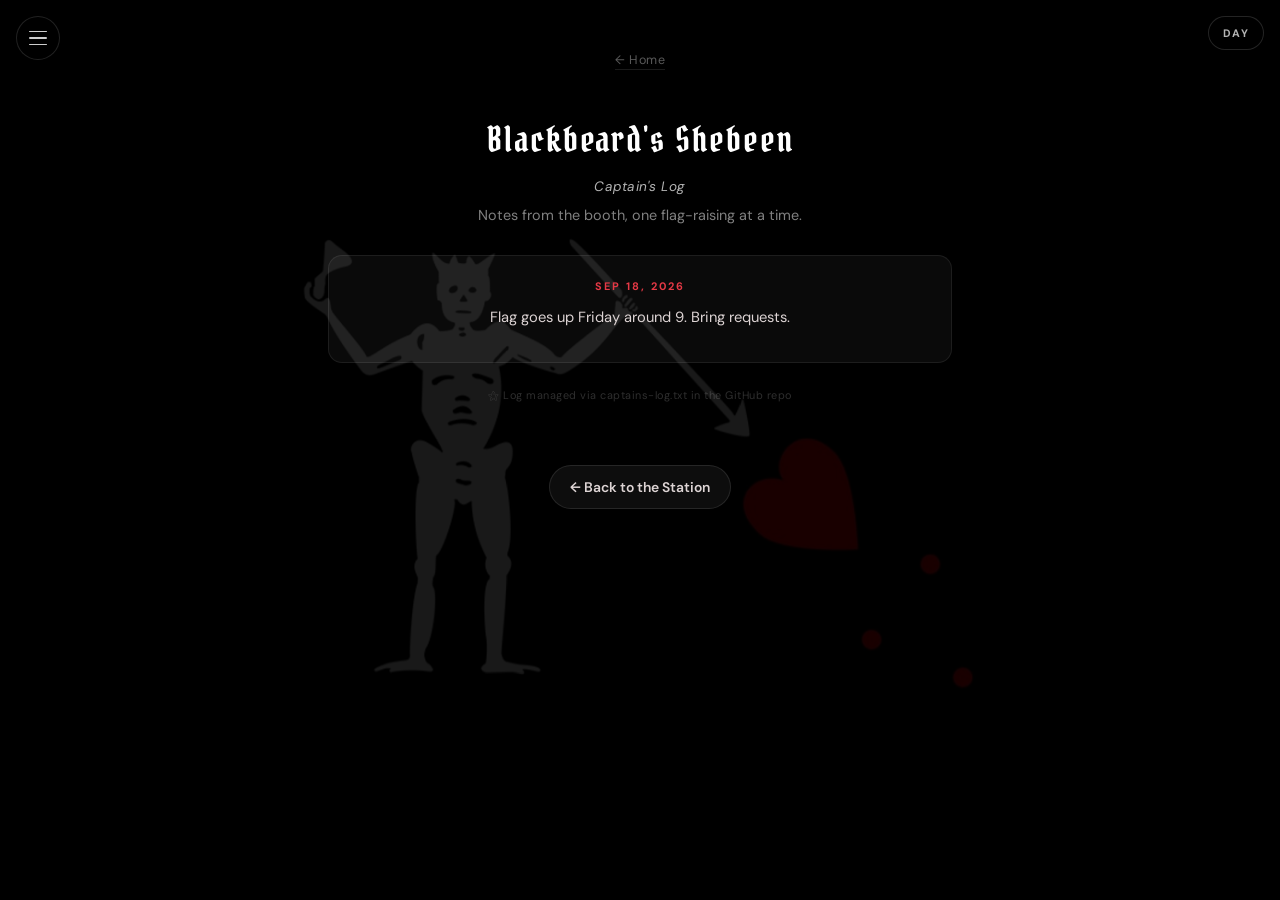
<file: log.html>
<!DOCTYPE html>
<html lang="en">
<head>
    <meta charset="UTF-8">
    <meta name="viewport" content="width=device-width, initial-scale=1.0">
    <title>Captain's Log — Blackbeard's Shebeen</title>
    <link rel="stylesheet" href="assets/theme.css">
    <link rel="icon" type="image/svg+xml" href="assets/favicon.svg">
    <link rel="icon" type="image/png" sizes="32x32" href="assets/favicon.png">
    <link rel="apple-touch-icon" href="assets/favicon-64.png">
    <meta property="og:type" content="website">
    <meta property="og:site_name" content="Blackbeard's Shebeen">
    <meta property="og:title" content="Captain's Log — Blackbeard's Shebeen">
    <meta property="og:description" content="Notes from the booth, one flag-raising at a time.">
    <meta property="og:url" content="https://blackbeardshebeen.com/log.html">
    <meta property="og:image" content="https://blackbeards-music-library.pages.dev/assets/og-image.png">
    <style>
        .log-header{text-align:center;padding:48px 0 28px}
        .log-header h1{font-size:2.2em;margin-bottom:8px}
        .log-header .subtitle{margin-bottom:6px}
        .log-header .tagline{color:rgba(255,255,255,.5);font-size:.9em}
        html.day .log-header .tagline{color:rgba(0,0,0,.45)}
        .log-list{display:flex;flex-direction:column;gap:16px;max-width:640px;margin:0 auto;padding:0 8px}
        .log-entry-full{background:rgba(255,255,255,.04);border:1px solid rgba(255,255,255,.08);border-radius:14px;padding:22px 24px;opacity:0;transform:translateY(8px);transition:opacity .4s ease,transform .4s ease}
        .log-entry-full.visible{opacity:1;transform:translateY(0)}
        html.day .log-entry-full{background:rgba(0,0,0,.03);border-color:rgba(0,0,0,.08)}
        .log-entry-full .log-date{font-size:.68em;color:var(--red-bright);text-transform:uppercase;letter-spacing:2px;font-weight:700;margin-bottom:10px}
        .log-entry-full .log-text{font-size:.92em;line-height:1.7;color:#ddd4d4;margin:0 0 10px}
        html.day .log-entry-full .log-text{color:#200a0a}
        .log-photo{display:block;width:100%;border-radius:10px;margin:10px 0;max-height:360px;object-fit:cover}
        .log-more,.log-link{font-size:.78em;color:var(--red-bright);text-decoration:none;border-bottom:1px solid rgba(230,57,70,.4)}
        .log-more:hover,.log-link:hover{border-color:var(--red-bright)}
        .log-edit-hint{text-align:center;font-size:.68em;color:rgba(255,255,255,.18);margin:24px 0 60px;letter-spacing:.5px}
        html.day .log-edit-hint{color:rgba(0,0,0,.18)}
        .log-back{text-align:center;margin-bottom:60px}
        .events-loading{text-align:center;padding:60px 20px;color:rgba(255,255,255,.25);font-size:.9em}
        .events-empty{text-align:center;padding:60px 20px;color:rgba(255,255,255,.3);max-width:640px;margin:0 auto}
        html.day .events-empty{color:rgba(0,0,0,.3)}
        .events-empty .skull{font-size:2.8em;display:block;margin-bottom:14px}
        .events-empty p{font-size:.9em;line-height:1.7}
    </style>
</head>
<body>

    <div class="flag-bg" aria-hidden="true">
        <img src="assets/jolly-roger-heart.jpg" alt="">
    </div>
    <button id="theme-toggle-btn" class="theme-toggle" title="Toggle day/night" aria-label="Toggle day and night theme">Day</button>
    <div class="container wide">
        <div class="log-header">
            <h1>Blackbeard's Shebeen</h1>
            <p class="subtitle">Captain's Log</p>
            <p class="tagline">Notes from the booth, one flag-raising at a time.</p>
        </div>
        <div id="log-root" class="log-list"><div class="events-loading">Loading the log…</div></div>
        <p class="log-edit-hint">⚝ Log managed via captains-log.txt in the GitHub repo</p>
        <div class="log-back page-actions">
            <a href="index.html" class="back-btn">&larr; Back to the Station</a>
        </div>
</div>
    <script src="assets/site.js"></script>
    <script src="assets/log.js?v=3"></script>
    <script defer src="https://static.cloudflareinsights.com/beacon.min.js" data-cf-beacon='{"token":"cf8e8fdf48e04f3580098a99d7e1c1ec"}'></script>
</body>
</html>
</file>
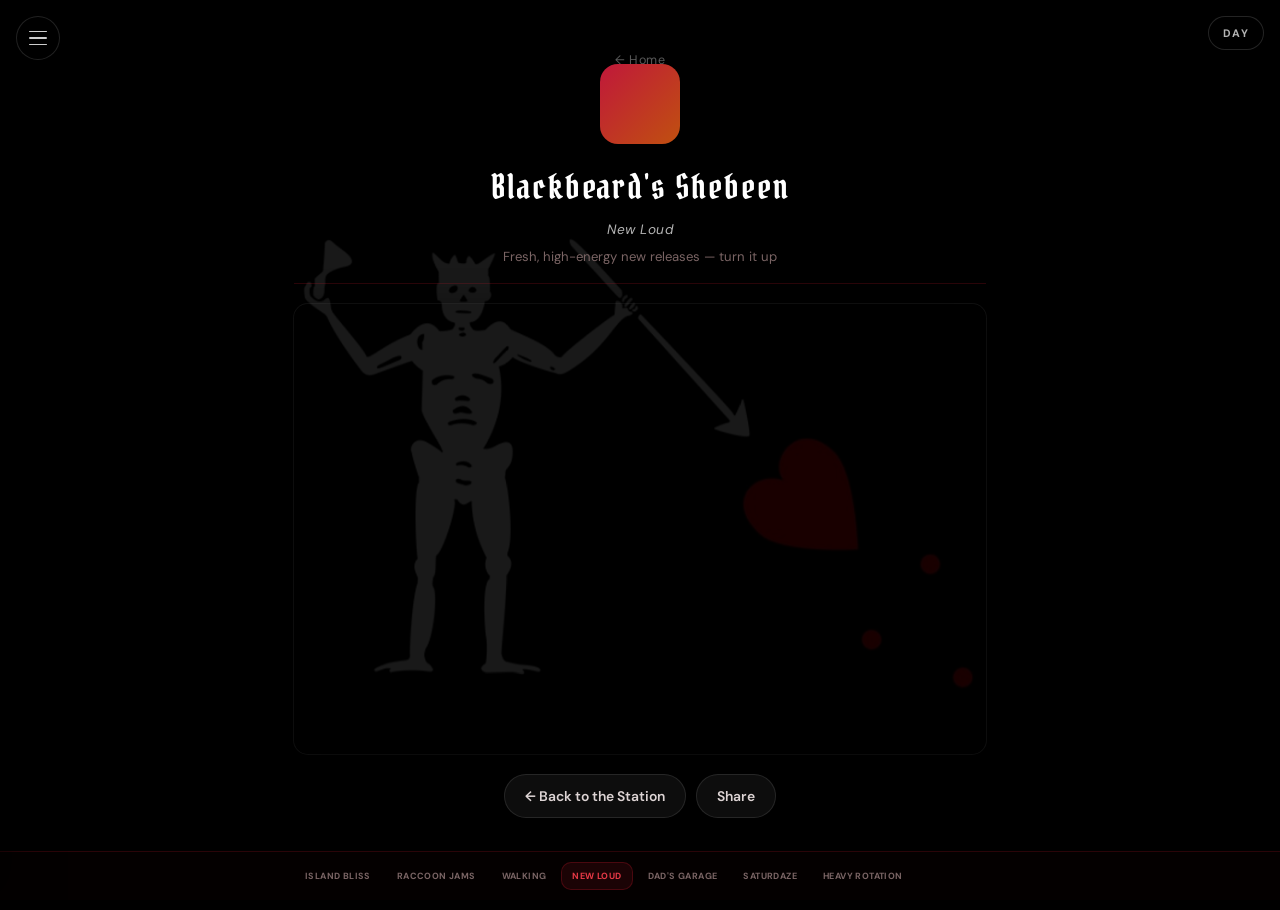
<file: new-loud.html>
<!DOCTYPE html>
<html lang="en">
<head>
    <meta charset="UTF-8">
    <meta name="viewport" content="width=device-width, initial-scale=1.0">
    <title>New Loud — Blackbeard's Shebeen</title>
    <link rel="stylesheet" href="assets/theme.css">
    <style>
        .art-island    { background: linear-gradient(135deg,#1a8a8a,#0a5050); }
        .art-raccoon   { background: linear-gradient(135deg,#6a3abf,#2a6a3a); }
        .art-walking   { background: linear-gradient(135deg,#4a6a2a,#2a1a0a); }
        .art-loud      { background: linear-gradient(135deg,#c0183a,#c05010); }
        .art-garage    { background: linear-gradient(135deg,#505050,#802020); }
        .art-saturdaze { background: linear-gradient(135deg,#c09020,#c05010); }
    </style>

    <!-- Favicon -->
    <link rel="icon" type="image/svg+xml" href="assets/favicon.svg">
    <link rel="icon" type="image/png" sizes="32x32" href="assets/favicon.png">
    <link rel="apple-touch-icon" href="assets/favicon-64.png">

    <!-- Open Graph -->
    <meta property="og:type"        content="website">
    <meta property="og:site_name"   content="Blackbeard's Shebeen">
    <meta property="og:title"       content="New Loud — Blackbeard's Shebeen">
    <meta property="og:description" content="Fresh, high-energy new releases — turn it up.">
    <meta property="og:url"         content="https://blackbeards-music-library.pages.dev/new-loud.html">
    <meta property="og:image"       content="https://blackbeards-music-library.pages.dev/assets/og-image.png">
    <meta property="og:image:width" content="1200">
    <meta property="og:image:height" content="630">

    <!-- Twitter card -->
    <meta name="twitter:card"        content="summary_large_image">
    <meta name="twitter:title"       content="New Loud — Blackbeard's Shebeen">
    <meta name="twitter:description" content="Fresh, high-energy new releases — turn it up.">
    <meta name="twitter:image"       content="https://blackbeards-music-library.pages.dev/assets/og-image.png">
</head>
<body>

    <!-- Full-page floating flag background -->
    <div class="flag-bg" aria-hidden="true">
        <img src="assets/jolly-roger-heart.jpg" alt="">
    </div>
    <button id="theme-toggle-btn" class="theme-toggle" title="Toggle day/night" aria-label="Toggle day and night theme">Day</button>

    <div class="container wide">
        <div class="header">
            <div class="hero-art art-loud"></div>
            <h1>Blackbeard's Shebeen</h1>
            <p class="subtitle">New Loud</p>
            <p class="desc-line">Fresh, high-energy new releases — turn it up</p>
        </div>
        <div class="embed-wrapper">
            <iframe
                allow="autoplay *; encrypted-media *; fullscreen *; clipboard-write"
                frameborder="0"
                height="450"
                sandbox="allow-forms allow-popups allow-same-origin allow-scripts allow-storage-access-by-user-activation allow-top-navigation-by-user-activation"
                src="https://embed.music.apple.com/us/playlist/new-loud/pl.u-xlyNJ0lCp3pExG">
            </iframe>
        </div>
        <div class="page-actions">
            <a href="index.html" class="back-btn">← Back to the Station</a>
            <button class="share-link-btn" onclick="sharePlaylist('New Loud', 'new-loud.html', event)">Share</button>
        </div>
</div>

    <script src="assets/site.js"></script>
</body>
</html>
</file>
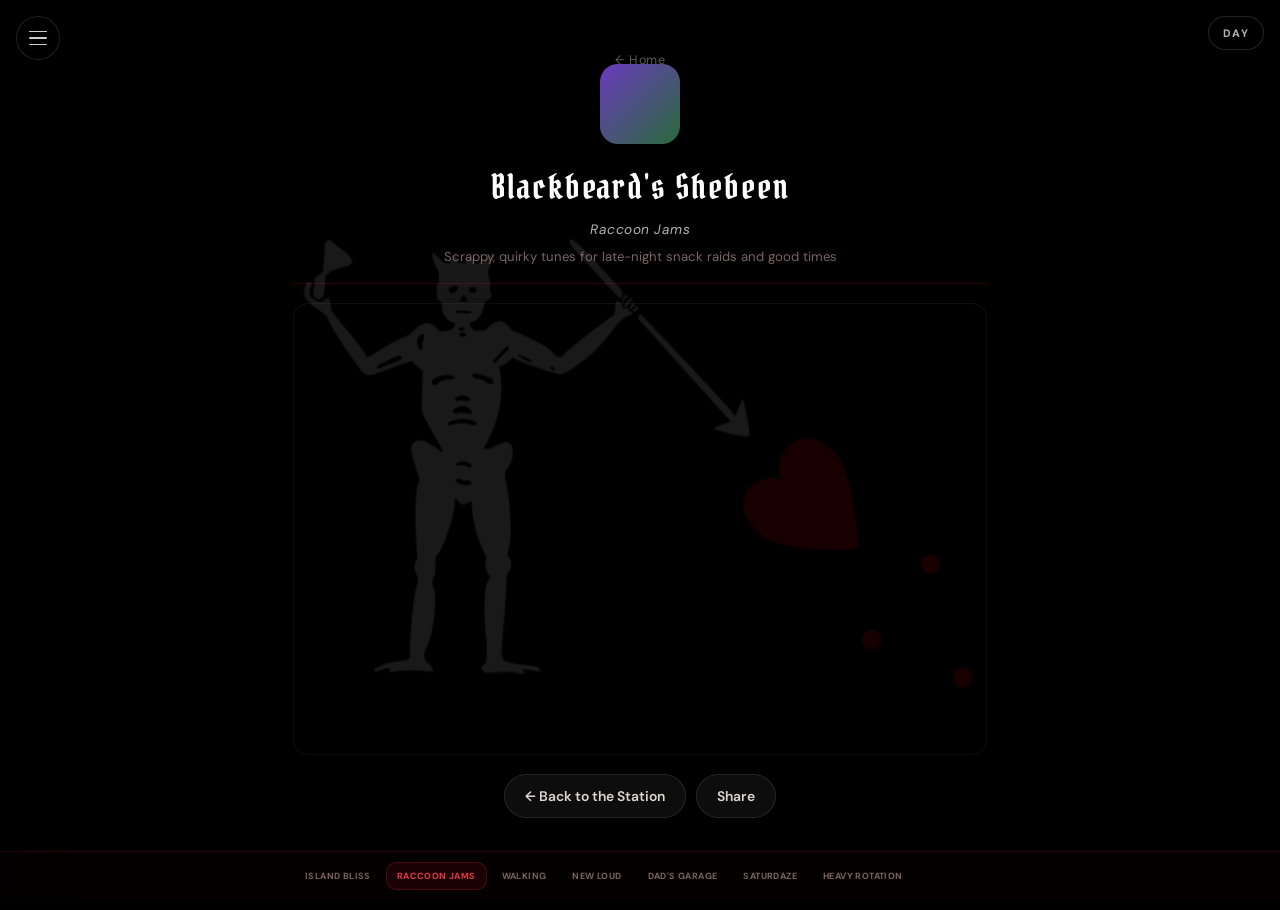
<file: raccoon-jams.html>
<!DOCTYPE html>
<html lang="en">
<head>
    <meta charset="UTF-8">
    <meta name="viewport" content="width=device-width, initial-scale=1.0">
    <title>Raccoon Jams — Blackbeard's Shebeen</title>
    <link rel="stylesheet" href="assets/theme.css">
    <style>
        .art-island    { background: linear-gradient(135deg,#1a8a8a,#0a5050); }
        .art-raccoon   { background: linear-gradient(135deg,#6a3abf,#2a6a3a); }
        .art-walking   { background: linear-gradient(135deg,#4a6a2a,#2a1a0a); }
        .art-loud      { background: linear-gradient(135deg,#c0183a,#c05010); }
        .art-garage    { background: linear-gradient(135deg,#505050,#802020); }
        .art-saturdaze { background: linear-gradient(135deg,#c09020,#c05010); }
    </style>

    <!-- Favicon -->
    <link rel="icon" type="image/svg+xml" href="assets/favicon.svg">
    <link rel="icon" type="image/png" sizes="32x32" href="assets/favicon.png">
    <link rel="apple-touch-icon" href="assets/favicon-64.png">

    <!-- Open Graph -->
    <meta property="og:type"        content="website">
    <meta property="og:site_name"   content="Blackbeard's Shebeen">
    <meta property="og:title"       content="Raccoon Jams — Blackbeard's Shebeen">
    <meta property="og:description" content="Scrappy, quirky tunes for late-night snack raids and good times.">
    <meta property="og:url"         content="https://blackbeards-music-library.pages.dev/raccoon-jams.html">
    <meta property="og:image"       content="https://blackbeards-music-library.pages.dev/assets/og-image.png">
    <meta property="og:image:width" content="1200">
    <meta property="og:image:height" content="630">

    <!-- Twitter card -->
    <meta name="twitter:card"        content="summary_large_image">
    <meta name="twitter:title"       content="Raccoon Jams — Blackbeard's Shebeen">
    <meta name="twitter:description" content="Scrappy, quirky tunes for late-night snack raids and good times.">
    <meta name="twitter:image"       content="https://blackbeards-music-library.pages.dev/assets/og-image.png">
</head>
<body>

    <!-- Full-page floating flag background -->
    <div class="flag-bg" aria-hidden="true">
        <img src="assets/jolly-roger-heart.jpg" alt="">
    </div>
    <button id="theme-toggle-btn" class="theme-toggle" title="Toggle day/night" aria-label="Toggle day and night theme">Day</button>

    <div class="container wide">
        <div class="header">
            <div class="hero-art art-raccoon"></div>
            <h1>Blackbeard's Shebeen</h1>
            <p class="subtitle">Raccoon Jams</p>
            <p class="desc-line">Scrappy, quirky tunes for late-night snack raids and good times</p>
        </div>
        <div class="embed-wrapper">
            <iframe
                allow="autoplay *; encrypted-media *; fullscreen *; clipboard-write"
                frameborder="0"
                height="450"
                sandbox="allow-forms allow-popups allow-same-origin allow-scripts allow-storage-access-by-user-activation allow-top-navigation-by-user-activation"
                src="https://embed.music.apple.com/us/playlist/raccoon-jams/pl.u-xlyNJNPtp3pExG">
            </iframe>
        </div>
        <div class="page-actions">
            <a href="index.html" class="back-btn">← Back to the Station</a>
            <button class="share-link-btn" onclick="sharePlaylist('Raccoon Jams', 'raccoon-jams.html', event)">Share</button>
        </div>
</div>

    <script src="assets/site.js"></script>
</body>
</html>
</file>
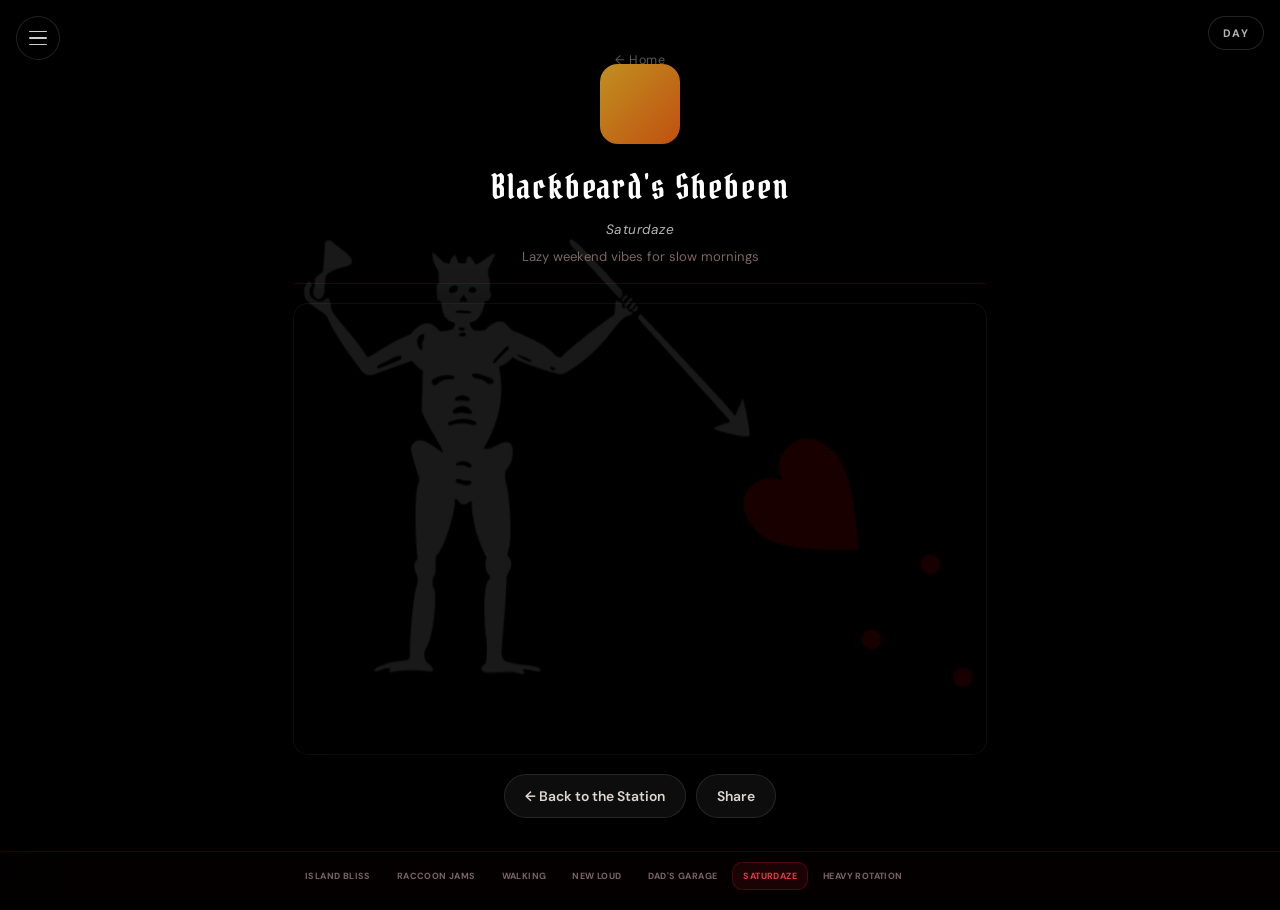
<file: saturdaze.html>
<!DOCTYPE html>
<html lang="en">
<head>
    <meta charset="UTF-8">
    <meta name="viewport" content="width=device-width, initial-scale=1.0">
    <title>Saturdaze — Blackbeard's Shebeen</title>
    <link rel="stylesheet" href="assets/theme.css">
    <style>
        .art-island    { background: linear-gradient(135deg,#1a8a8a,#0a5050); }
        .art-raccoon   { background: linear-gradient(135deg,#6a3abf,#2a6a3a); }
        .art-walking   { background: linear-gradient(135deg,#4a6a2a,#2a1a0a); }
        .art-loud      { background: linear-gradient(135deg,#c0183a,#c05010); }
        .art-garage    { background: linear-gradient(135deg,#505050,#802020); }
        .art-saturdaze { background: linear-gradient(135deg,#c09020,#c05010); }
    </style>

    <!-- Favicon -->
    <link rel="icon" type="image/svg+xml" href="assets/favicon.svg">
    <link rel="icon" type="image/png" sizes="32x32" href="assets/favicon.png">
    <link rel="apple-touch-icon" href="assets/favicon-64.png">

    <!-- Open Graph -->
    <meta property="og:type"        content="website">
    <meta property="og:site_name"   content="Blackbeard's Shebeen">
    <meta property="og:title"       content="Saturdaze — Blackbeard's Shebeen">
    <meta property="og:description" content="Lazy weekend vibes for slow mornings.">
    <meta property="og:url"         content="https://blackbeards-music-library.pages.dev/saturdaze.html">
    <meta property="og:image"       content="https://blackbeards-music-library.pages.dev/assets/og-image.png">
    <meta property="og:image:width" content="1200">
    <meta property="og:image:height" content="630">

    <!-- Twitter card -->
    <meta name="twitter:card"        content="summary_large_image">
    <meta name="twitter:title"       content="Saturdaze — Blackbeard's Shebeen">
    <meta name="twitter:description" content="Lazy weekend vibes for slow mornings.">
    <meta name="twitter:image"       content="https://blackbeards-music-library.pages.dev/assets/og-image.png">
</head>
<body>

    <!-- Full-page floating flag background -->
    <div class="flag-bg" aria-hidden="true">
        <img src="assets/jolly-roger-heart.jpg" alt="">
    </div>
    <button id="theme-toggle-btn" class="theme-toggle" title="Toggle day/night" aria-label="Toggle day and night theme">Day</button>

    <div class="container wide">
        <div class="header">
            <div class="hero-art art-saturdaze"></div>
            <h1>Blackbeard's Shebeen</h1>
            <p class="subtitle">Saturdaze</p>
            <p class="desc-line">Lazy weekend vibes for slow mornings</p>
        </div>
        <div class="embed-wrapper">
            <iframe
                allow="autoplay *; encrypted-media *; fullscreen *; clipboard-write"
                frameborder="0"
                height="450"
                sandbox="allow-forms allow-popups allow-same-origin allow-scripts allow-storage-access-by-user-activation allow-top-navigation-by-user-activation"
                src="https://embed.music.apple.com/us/playlist/saturdaze/pl.u-kv9llLJCW9Wpze">
            </iframe>
        </div>
        <div class="page-actions">
            <a href="index.html" class="back-btn">← Back to the Station</a>
            <button class="share-link-btn" onclick="sharePlaylist('Saturdaze', 'saturdaze.html', event)">Share</button>
        </div>
</div>

    <script src="assets/site.js"></script>
</body>
</html>
</file>
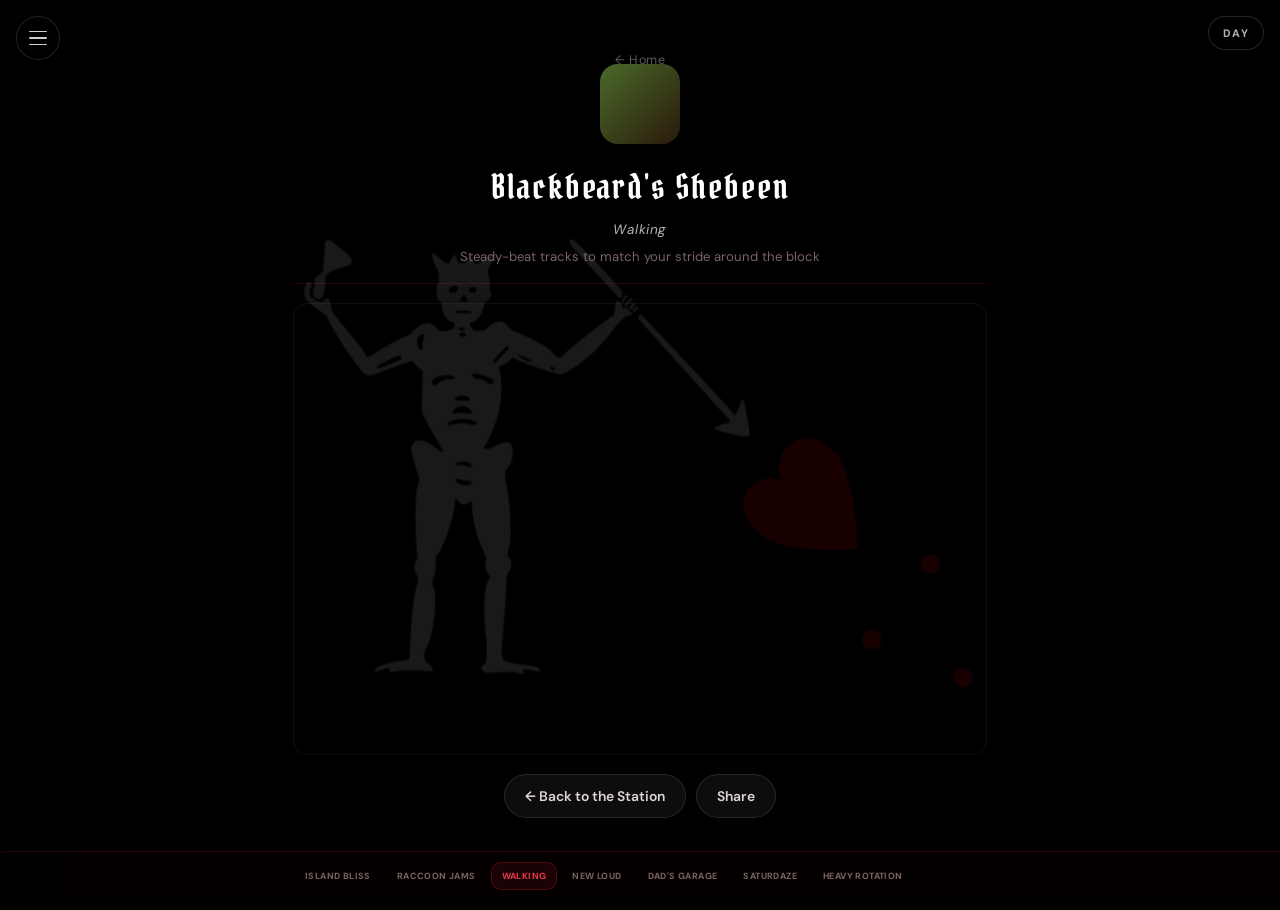
<file: walking.html>
<!DOCTYPE html>
<html lang="en">
<head>
    <meta charset="UTF-8">
    <meta name="viewport" content="width=device-width, initial-scale=1.0">
    <title>Walking — Blackbeard's Shebeen</title>
    <link rel="stylesheet" href="assets/theme.css">
    <style>
        .art-island    { background: linear-gradient(135deg,#1a8a8a,#0a5050); }
        .art-raccoon   { background: linear-gradient(135deg,#6a3abf,#2a6a3a); }
        .art-walking   { background: linear-gradient(135deg,#4a6a2a,#2a1a0a); }
        .art-loud      { background: linear-gradient(135deg,#c0183a,#c05010); }
        .art-garage    { background: linear-gradient(135deg,#505050,#802020); }
        .art-saturdaze { background: linear-gradient(135deg,#c09020,#c05010); }
    </style>

    <!-- Favicon -->
    <link rel="icon" type="image/svg+xml" href="assets/favicon.svg">
    <link rel="icon" type="image/png" sizes="32x32" href="assets/favicon.png">
    <link rel="apple-touch-icon" href="assets/favicon-64.png">

    <!-- Open Graph -->
    <meta property="og:type"        content="website">
    <meta property="og:site_name"   content="Blackbeard's Shebeen">
    <meta property="og:title"       content="Walking — Blackbeard's Shebeen">
    <meta property="og:description" content="Steady-beat tracks to match your stride around the block.">
    <meta property="og:url"         content="https://blackbeards-music-library.pages.dev/walking.html">
    <meta property="og:image"       content="https://blackbeards-music-library.pages.dev/assets/og-image.png">
    <meta property="og:image:width" content="1200">
    <meta property="og:image:height" content="630">

    <!-- Twitter card -->
    <meta name="twitter:card"        content="summary_large_image">
    <meta name="twitter:title"       content="Walking — Blackbeard's Shebeen">
    <meta name="twitter:description" content="Steady-beat tracks to match your stride around the block.">
    <meta name="twitter:image"       content="https://blackbeards-music-library.pages.dev/assets/og-image.png">
</head>
<body>

    <!-- Full-page floating flag background -->
    <div class="flag-bg" aria-hidden="true">
        <img src="assets/jolly-roger-heart.jpg" alt="">
    </div>
    <button id="theme-toggle-btn" class="theme-toggle" title="Toggle day/night" aria-label="Toggle day and night theme">Day</button>

    <div class="container wide">
        <div class="header">
            <div class="hero-art art-walking"></div>
            <h1>Blackbeard's Shebeen</h1>
            <p class="subtitle">Walking</p>
            <p class="desc-line">Steady-beat tracks to match your stride around the block</p>
        </div>
        <div class="embed-wrapper">
            <iframe
                allow="autoplay *; encrypted-media *; fullscreen *; clipboard-write"
                frameborder="0"
                height="450"
                sandbox="allow-forms allow-popups allow-same-origin allow-scripts allow-storage-access-by-user-activation allow-top-navigation-by-user-activation"
                src="https://embed.music.apple.com/us/playlist/walking/pl.u-8aAVVZyuaPaZlW">
            </iframe>
        </div>
        <div class="page-actions">
            <a href="index.html" class="back-btn">← Back to the Station</a>
            <button class="share-link-btn" onclick="sharePlaylist('Walking', 'walking.html', event)">Share</button>
        </div>
</div>

    <script src="assets/site.js"></script>
</body>
</html>
</file>
<file: assets/theme.css>
@import url('https://fonts.googleapis.com/css2?family=Pirata+One&family=DM+Sans:ital,wght@0,400;0,500;0,600;0,700;1,400&display=swap');

/* ===================================================
   BLACKBEARD'S LITTLE MUSIC LIBRARY â v2 theme
   Palette: black Â· white Â· crimson (Jolly Roger)
   =================================================== */

:root {
    --red:          #c4182a;
    --red-bright:   #e63946;
    --red-dim:      rgba(196,24,42,0.12);
    --red-border:   rgba(196,24,42,0.28);

    --card-bg:          rgba(5,1,1,0.62);
    --card-bg-hover:    rgba(10,2,2,0.78);
    --card-border:      rgba(255,255,255,0.07);
    --card-border-top:  rgba(255,255,255,0.13);
    --card-shadow:      0 24px 80px rgba(0,0,0,0.65), 0 0 0 1px var(--card-border);

    --ink:          #ddd4d4;
    --ink-soft:     #7a6464;
    --ink-strong:   #ffffff;

    --heading-color:  #ffffff;
    --accent:         #c4182a;
    --accent-dim:     rgba(196,24,42,0.12);
    --accent-border:  rgba(196,24,42,0.28);

    --btn-bg:       rgba(255,255,255,0.05);
    --btn-bg-hover: rgba(255,255,255,0.09);
    --btn-border:   rgba(255,255,255,0.1);

    --primary-bg:   #c4182a;
    --primary-text: #ffffff;

    --gold:         #ffffff;
    --gold-dim:     rgba(255,255,255,0.05);

    --section-divider: rgba(255,255,255,0.07);
    --ripple-color:    rgba(196,24,42,0.4);

    /* keep for backwards compat */
    --sun-opacity:  0;
    --moon-opacity: 0;
}

html.day {
    --card-bg:         rgba(255,248,248,0.78);
    --card-bg-hover:   rgba(255,255,255,0.92);
    --card-border:     rgba(0,0,0,0.07);
    --card-border-top: rgba(255,255,255,0.95);
    --card-shadow:     0 16px 60px rgba(0,0,0,0.18), 0 0 0 1px var(--card-border);

    --ink:          #200a0a;
    --ink-soft:     #5a3a3a;
    --ink-strong:   #0a0202;

    --heading-color: #0a0202;
    --accent:         #a01020;
    --accent-dim:     rgba(160,16,32,0.08);
    --accent-border:  rgba(160,16,32,0.22);

    --btn-bg:       rgba(0,0,0,0.04);
    --btn-bg-hover: rgba(0,0,0,0.08);
    --btn-border:   rgba(0,0,0,0.09);

    --primary-bg:   #a01020;
    --primary-text: #ffffff;

    --gold:         #0a0202;
    --gold-dim:     rgba(0,0,0,0.04);

    --section-divider: rgba(0,0,0,0.07);
    --ripple-color:    rgba(160,16,32,0.28);

    --sun-opacity:  1;
    --moon-opacity: 0;
}

/* ===== Reset ===== */
*, *::before, *::after { margin: 0; padding: 0; box-sizing: border-box; }

/* ===== Background â pure black ===== */
body {
    font-family: 'DM Sans', system-ui, sans-serif;
    background-color: #000000;
    color: var(--ink);
    min-height: 100vh;
    padding: 28px 16px 56px;
    line-height: 1.6;
    position: relative;
    overflow-x: hidden;
    transition: color 0.35s ease;
    text-align: center;
}
html.day body { background-color: #f0e6e0; color: var(--ink); }

/* ===== Large floating flag â fixed so it stays behind you as you scroll ===== */
.flag-bg {
    position: fixed; inset: 0;
    z-index: 0; pointer-events: none;
    display: flex; align-items: center; justify-content: center;
}
.flag-bg img {
    width: 82vmin; height: auto;
    opacity: 0.10;
    animation: flagFloat 7s ease-in-out infinite;
    will-change: transform;
}
html.day .flag-bg img { opacity: 0.06; mix-blend-mode: multiply; }

/* ââ Day mode text (hardcoded rgba whites need dark overrides) ââ */
html.day .subtitle    { color: rgba(60, 20, 20, 0.72); }
html.day .welcome     { color: rgba(50, 15, 15, 0.65); }
html.day .desc-line   { color: var(--ink-soft); }
html.day h1 { text-shadow: none; }

/* ââ Day mode jolly roger: screen blend vanishes on light bg, use normal + rounded box ââ */
html.day .jolly-roger {
    mix-blend-mode: normal;
    border-radius: 14px;
    filter: drop-shadow(0 4px 16px rgba(0,0,0,0.25));
}

/* ââ Day mode Captain's Pick ââ */
html.day .captains-pick {
    background: linear-gradient(135deg, rgba(160,16,32,0.1) 0%, rgba(255,242,240,0.88) 100%);
    border-color: rgba(160,16,32,0.2);
    box-shadow: 0 8px 32px rgba(0,0,0,0.12);
}
html.day .captains-pick .cp-label { color: #a01020; }
html.day .captains-pick .cp-go { background: #a01020; }
html.day .captains-pick .cp-go:hover { background: #c4182a; }

/* ââ Day mode header ââ */
html.day .header { border-bottom-color: rgba(160,16,32,0.18); }

/* ââ Day mode playlist cards ââ */
html.day .playlist-card {
    background: rgba(255,248,246,0.82);
    border-color: rgba(0,0,0,0.08);
    border-top-color: rgba(255,255,255,0.9);
}
html.day .playlist-card:hover { background: rgba(255,255,255,0.96); }
html.day .playlist-card .share-btn {
    background: rgba(255,255,255,0.7);
    border-color: rgba(0,0,0,0.1);
    color: rgba(40,10,10,0.5);
}

/* ââ Day mode embed page hero art ââ */
html.day .hero-art { box-shadow: 0 8px 24px rgba(0,0,0,0.18); }

/* ââ Day mode suggestion box ââ */
html.day .suggestion-box {
    background: rgba(255,248,246,0.82);
    border-color: rgba(0,0,0,0.07);
}

/* ââ Day mode section title rules ââ */
html.day .section-title::before,
html.day .section-title::after { background: rgba(160,16,32,0.22); }

/* ââ Day mode nav drawer ââ */
html.day .nav-toggle {
    background: rgba(255,255,255,0.72);
    border-color: rgba(0,0,0,0.12);
}
html.day .nav-toggle span { background: rgba(40,10,10,0.75); }
html.day .nav-toggle:hover,
html.day .nav-toggle.active {
    background: rgba(160,16,32,0.5);
    border-color: rgba(160,16,32,0.4);
}
html.day .nav-toggle:hover span,
html.day .nav-toggle.active span { background: #fff; }

html.day .nav-overlay { background: rgba(80, 20, 20, 0.35); }

html.day .side-nav {
    background: rgba(245,236,232,0.98);
    border-right-color: rgba(160,16,32,0.18);
    box-shadow: 8px 0 40px rgba(0,0,0,0.15);
}
html.day .nav-header { border-bottom-color: rgba(0,0,0,0.07); }
html.day .nav-brand { color: rgba(160,16,32,0.8); }
html.day .nav-close { border-color: rgba(0,0,0,0.15); color: rgba(40,10,10,0.4); }
html.day .nav-close:hover { background: rgba(160,16,32,0.15); color: #a01020; }
html.day #nav-search-input {
    background: rgba(0,0,0,0.05);
    border-color: rgba(0,0,0,0.12);
    color: #200a0a;
}
html.day #nav-search-input::placeholder { color: rgba(0,0,0,0.28); }
html.day #nav-search-input:focus { border-color: rgba(160,16,32,0.4); }
html.day .nav-group-label { color: rgba(160,16,32,0.72); }
html.day .nav-link { color: rgba(40,10,10,0.58); }
html.day .nav-link:hover {
    color: rgba(40,10,10,0.88);
    background: rgba(0,0,0,0.04);
    border-left-color: rgba(160,16,32,0.55);
}
html.day .nav-link.active {
    color: #a01020;
    background: rgba(160,16,32,0.07);
    border-left-color: #a01020;
}
html.day .nav-no-results { color: rgba(0,0,0,0.28); }

/* ââ Day mode toast ââ */
html.day .toast { background: #200a0a; color: #fff; }

/* ===== Scenery stripped â pure black background does the work ===== */
.scenery, .moon, .seagull, .palm { display: none; }

/* ===== Theme toggle â text labels, no emoji ===== */
.theme-toggle {
    position: fixed; top: 16px; right: 16px; z-index: 100;
    height: 34px; padding: 0 14px;
    border-radius: 100px;
    background: rgba(0,0,0,0.55);
    backdrop-filter: blur(16px); -webkit-backdrop-filter: blur(16px);
    border: 1px solid rgba(255,255,255,0.14);
    font-size: 0.68em; font-weight: 700;
    letter-spacing: 1.5px; text-transform: uppercase;
    cursor: pointer; color: rgba(255,255,255,0.7);
    font-family: 'DM Sans', sans-serif;
    transition: all 0.2s ease;
    display: flex; align-items: center;
}
.theme-toggle:hover { color: #fff; background: rgba(0,0,0,0.75); }
html.day .theme-toggle { background: rgba(255,255,255,0.65); color: var(--ink-soft); border-color: rgba(0,0,0,0.12); }
html.day .theme-toggle:hover { background: rgba(255,255,255,0.88); color: var(--ink-strong); }

/* ===== Jolly Roger â Blackbeard's actual flag ===== */
/* mix-blend-mode: screen dissolves the black flag background into the dark
   photo behind it, leaving just the white skeleton + red heart floating */
.jolly-roger {
    display: block; margin: 0 auto 28px;
    width: 200px; height: auto;
    mix-blend-mode: screen;
    filter: drop-shadow(0 0 24px rgba(196,24,42,0.22));
    position: relative; z-index: 1;
    animation: flagFloat 7s ease-in-out infinite;
}
@keyframes flagFloat {
    0%, 100% { transform: translateY(0px); }
    50%       { transform: translateY(-10px); }
}

/* ===== Main container â frameless, content floats on photo ===== */
.container {
    max-width: 540px; margin: 0 auto;
    position: relative; z-index: 1;
    /* No background, no border, no box â let the world show through */
    background: transparent;
    padding: 0 4px;
}
.container.wide { max-width: 700px; }

/* ===== Header ===== */
.header {
    text-align: center; margin-bottom: 20px;
    padding-bottom: 16px;
    border-bottom: 1px solid rgba(196,24,42,0.22);
    position: relative; z-index: 1;
}
h1 {
    font-family: 'Pirata One', serif;
    font-size: 2.1em; color: var(--heading-color);
    margin-bottom: 6px; letter-spacing: 2px; font-weight: 400;
    text-shadow: 0 1px 0 rgba(0,0,0,0.9), 0 4px 24px rgba(0,0,0,0.7);
}
.subtitle {
    font-size: 0.85em; color: rgba(255,255,255,0.7);
    letter-spacing: 0.5px; font-style: italic;
}
.desc-line { font-size: 0.82em; color: var(--ink-soft); margin-top: 5px; }

.welcome {
    text-align: center; margin-bottom: 20px;
    font-size: 0.92em; color: rgba(255,255,255,0.6);
    line-height: 1.75; position: relative; z-index: 1;
    max-width: 420px; margin-left: auto; margin-right: auto;
}

/* ===== Captain's Heavy Rotation ===== */
.captains-pick {
    position: relative; z-index: 1; margin-bottom: 28px;
    border-radius: 16px;
    background: linear-gradient(135deg, rgba(196,24,42,0.18) 0%, rgba(10,2,2,0.72) 100%);
    border: 1px solid var(--red-border);
    padding: 18px; text-align: center;
    backdrop-filter: blur(20px); -webkit-backdrop-filter: blur(20px);
    box-shadow: 0 8px 32px rgba(0,0,0,0.5);
}
.captains-pick .cp-label {
    font-size: 0.62em; letter-spacing: 3.5px; text-transform: uppercase;
    color: var(--red-bright); font-weight: 700; margin-bottom: 12px;
}
.captains-pick .cp-body {
    display: flex; align-items: center; gap: 14px;
    text-decoration: none; color: var(--ink);
    justify-content: center; flex-wrap: wrap;
}
.captains-pick .cp-art {
    width: 60px; height: 60px; border-radius: 12px;
    display: flex; align-items: center; justify-content: center;
    font-size: 1.8em; flex-shrink: 0;
    box-shadow: 0 4px 16px rgba(0,0,0,0.5);
}
.captains-pick .cp-text { text-align: center; }
.captains-pick .cp-title { font-weight: 700; font-size: 1.08em; color: var(--ink-strong); }
.captains-pick .cp-desc { font-size: 0.82em; color: var(--ink-soft); margin-top: 3px; }
.captains-pick .cp-go {
    margin-top: 14px; display: inline-block;
    padding: 9px 26px; border-radius: 100px;
    background: var(--red); border: none; color: #fff;
    text-decoration: none; font-weight: 700; font-size: 0.83em;
    letter-spacing: 0.5px;
    transition: transform 0.2s ease, box-shadow 0.2s ease, background 0.2s ease;
    box-shadow: 0 4px 18px rgba(196,24,42,0.45);
    font-family: inherit;
}
.captains-pick .cp-go:hover {
    transform: translateY(-2px);
    box-shadow: 0 8px 26px rgba(196,24,42,0.55);
    background: var(--red-bright);
}

/* ===== Section title â centered with short rules either side ===== */
.section-title {
    font-size: 0.62em; letter-spacing: 3.5px; text-transform: uppercase;
    color: var(--accent); font-weight: 700; margin-bottom: 16px;
    display: flex; align-items: center; justify-content: center; gap: 12px;
    text-align: center;
}
.section-title::before,
.section-title::after {
    content: ''; width: 40px; height: 1px; background: var(--red-border);
    flex-shrink: 0;
}

/* ===== Suggestion form ===== */
.form-honey { display: none; }

.suggestion-form { margin-top: 16px; text-align: left; }

.form-row {
    display: flex; gap: 10px; margin-bottom: 10px;
    flex-wrap: wrap;
}
.form-row .form-input { flex: 1; min-width: 140px; }

.form-input {
    width: 100%; box-sizing: border-box;
    background: rgba(255,255,255,0.06);
    border: 1px solid rgba(255,255,255,0.12);
    border-radius: 10px;
    padding: 11px 14px;
    color: #fff; font-family: 'DM Sans', sans-serif;
    font-size: 0.88em; outline: none;
    transition: border-color 0.2s ease, background 0.2s ease;
    -webkit-appearance: none;
}
.form-input::placeholder { color: rgba(255,255,255,0.28); }
.form-input:focus {
    border-color: rgba(196,24,42,0.55);
    background: rgba(255,255,255,0.09);
}
.form-textarea {
    min-height: 100px; resize: vertical; display: block;
    margin-bottom: 12px;
}

.form-submit {
    width: 100%; padding: 12px;
    background: var(--red); border: none; border-radius: 100px;
    color: #fff; font-family: 'DM Sans', sans-serif;
    font-size: 0.9em; font-weight: 700; letter-spacing: 0.5px;
    cursor: pointer; transition: all 0.2s ease;
}
.form-submit:hover {
    background: var(--red-bright);
    box-shadow: 0 6px 22px rgba(196,24,42,0.45);
    transform: translateY(-1px);
}
.form-submit:active { transform: translateY(0); }
.form-submit:disabled { opacity: 0.6; cursor: not-allowed; transform: none; }

.form-success {
    text-align: center; padding: 20px 0 4px;
}
.form-success-icon {
    font-size: 1.6em; color: var(--red-bright); margin-bottom: 10px;
    animation: flagFloat 3s ease-in-out infinite;
}
.form-success p { color: rgba(255,255,255,0.7); font-size: 0.95em; }

/* Day mode form */
html.day .form-input {
    background: rgba(0,0,0,0.05);
    border-color: rgba(0,0,0,0.12);
    color: var(--ink);
}
html.day .form-input::placeholder { color: rgba(0,0,0,0.28); }
html.day .form-input:focus { border-color: rgba(160,16,32,0.4); background: rgba(0,0,0,0.07); }
html.day .form-submit { background: #a01020; }
html.day .form-submit:hover { background: #c4182a; }

/* ===== Horizontal playlist scroll (Netflix-style) ===== */
.playlists { margin-bottom: 28px; position: relative; z-index: 1; }

.playlist-grid {
    display: flex; gap: 12px;
    overflow-x: auto; scroll-snap-type: x mandatory;
    -webkit-overflow-scrolling: touch;
    padding: 6px 2px 14px;
    scrollbar-width: none; -ms-overflow-style: none;
    cursor: grab;
}
.playlist-grid::-webkit-scrollbar { display: none; }
.playlist-grid:active { cursor: grabbing; }

.playlist-card {
    flex-direction: column; flex-shrink: 0; width: 148px;
    padding: 0;
    background: rgba(4,0,0,0.60);
    border: 1px solid rgba(255,255,255,0.09);
    border-top-color: rgba(255,255,255,0.14);
    border-radius: 14px;
    color: var(--ink); text-decoration: none;
    scroll-snap-align: start; overflow: hidden;
    position: relative;
    transition: transform 0.2s ease, box-shadow 0.2s ease, background 0.2s ease;
    display: flex; align-items: stretch;
    cursor: pointer;
    -webkit-tap-highlight-color: transparent;
    user-select: none;
}
.playlist-card:hover {
    background: var(--card-bg-hover);
    transform: translateY(-3px) scale(1.02);
    box-shadow: 0 14px 36px rgba(0,0,0,0.55), 0 0 0 1px var(--red-border);
}
.playlist-card:active { transform: scale(0.97); }

.playlist-card .art {
    width: 100%; height: 96px; flex-shrink: 0;
    display: flex; align-items: center; justify-content: center;
    font-size: 2.6em; position: relative; overflow: hidden;
    border-radius: 0;
}
.playlist-card .art::after {
    content: ''; position: absolute; inset: 0;
    background: linear-gradient(180deg, transparent 40%, rgba(0,0,0,0.38) 100%);
}
/* Subtle diagonal highlight â makes gradients feel more textured */
.playlist-card .art::before {
    content: ''; position: absolute; inset: 0; z-index: 1;
    background: linear-gradient(135deg, rgba(255,255,255,0.12) 0%, transparent 50%, rgba(0,0,0,0.15) 100%);
    border-radius: 0;
}

.playlist-card .info {
    flex: 1; padding: 10px 12px 12px;
    text-decoration: none; color: var(--ink);
    display: flex; flex-direction: column; gap: 3px;
}
.playlist-card .title-row {
    font-weight: 700; font-size: 0.88em;
    color: var(--ink-strong); line-height: 1.3;
}
.playlist-card .desc {
    font-size: 0.70em; color: var(--ink-soft);
    line-height: 1.4; font-weight: 400;
}
.playlist-card .share-btn {
    position: absolute; top: 8px; right: 8px;
    width: 26px; height: 26px; border-radius: 7px;
    border: 1px solid rgba(255,255,255,0.14);
    background: rgba(0,0,0,0.5);
    backdrop-filter: blur(8px); -webkit-backdrop-filter: blur(8px);
    color: rgba(255,255,255,0.65); font-size: 0.75em;
    display: flex; align-items: center; justify-content: center;
    cursor: pointer; transition: all 0.2s ease; z-index: 2;
}
.playlist-card .share-btn:hover {
    background: rgba(0,0,0,0.75); color: #fff; transform: scale(1.1);
}

/* Ripple & float */
.ripple-ring {
    position: absolute; border-radius: 50%;
    background: var(--ripple-color);
    transform: scale(0); animation: rippleOut 0.55s ease-out forwards;
    pointer-events: none; z-index: 10;
}
@keyframes rippleOut { to { transform: scale(4); opacity: 0; } }

@keyframes floatUp {
    0%   { opacity: 1; transform: translateY(0) scale(1); }
    100% { opacity: 0; transform: translateY(-60px) scale(1.4); }
}
.float-emoji {
    position: fixed; pointer-events: none; font-size: 1.6em;
    z-index: 999; animation: floatUp 0.7s ease-out forwards;
}

/* ===== Suggestion box ===== */
.suggestion-box {
    position: relative; z-index: 1;
    background: rgba(4,0,0,0.65);
    border: 1px solid rgba(255,255,255,0.09);
    border-radius: 16px; padding: 24px 20px; text-align: center;
    backdrop-filter: blur(20px); -webkit-backdrop-filter: blur(20px);
    box-shadow: 0 8px 32px rgba(0,0,0,0.5);
}
html.day .suggestion-box { background: rgba(255,248,248,0.75); border-color: rgba(0,0,0,0.08); }
.suggestion-box p { margin-bottom: 12px; font-size: 0.9em; color: var(--ink-soft); }
.email-btn {
    display: inline-block; padding: 11px 28px;
    background: var(--red); border: none;
    border-radius: 100px; color: #fff;
    text-decoration: none; font-size: 0.88em; font-weight: 700;
    letter-spacing: 0.5px;
    transition: all 0.2s ease; font-family: inherit;
}
.email-btn:hover {
    background: var(--red-bright);
    box-shadow: 0 6px 22px rgba(196,24,42,0.48);
    transform: translateY(-1px);
}

/* ===== Footer ===== */
.footer {
    margin-top: 28px; text-align: center;
    font-size: 0.80em; color: var(--ink-soft);
    position: relative; z-index: 1;
    line-height: 1.8;
}
.footer a { color: var(--red-bright); text-decoration: none; font-weight: 600; }
.footer a:hover { text-decoration: underline; }

/* ===== Playlist detail pages ===== */
@keyframes pulseGlow {
    0%, 100% { box-shadow: 0 8px 24px rgba(0,0,0,0.5), 0 0 0 0px rgba(196,24,42,0); }
    50%       { box-shadow: 0 8px 32px rgba(0,0,0,0.6), 0 0 0 8px rgba(196,24,42,0.14), 0 0 40px rgba(196,24,42,0.1); }
}
.hero-art {
    width: 80px; height: 80px; margin: 0 auto 16px;
    border-radius: 18px; display: flex; align-items: center;
    justify-content: center; font-size: 2.4em;
    animation: pulseGlow 3s ease-in-out infinite;
}
.embed-wrapper {
    border-radius: 14px; overflow: hidden; margin-bottom: 20px;
    position: relative; z-index: 1;
    box-shadow: 0 8px 36px rgba(0,0,0,0.55), 0 0 0 1px var(--card-border);
}
.embed-wrapper iframe { display: block; width: 100%; border: none; }

.page-actions {
    display: flex; justify-content: center; gap: 10px;
    flex-wrap: wrap; margin-bottom: 8px; position: relative; z-index: 1;
}
.back-btn, .share-link-btn {
    display: inline-flex; align-items: center; gap: 6px;
    padding: 10px 20px;
    background: var(--btn-bg);
    border: 1px solid var(--btn-border);
    border-radius: 100px;
    color: var(--ink); text-decoration: none;
    font-size: 0.87em; font-weight: 600;
    transition: all 0.2s ease;
    cursor: pointer; font-family: inherit;
}
.back-btn:hover, .share-link-btn:hover {
    background: var(--red-dim);
    border-color: var(--red-border);
    color: var(--red-bright);
}

/* ===== Bottom playlist switcher nav ===== */
#playlist-switcher {
    position: fixed; bottom: 0; left: 0; right: 0; z-index: 50;
    background: rgba(5,0,0,0.88);
    backdrop-filter: blur(28px); -webkit-backdrop-filter: blur(28px);
    border-top: 1px solid rgba(196,24,42,0.2);
    padding: 10px 12px calc(10px + env(safe-area-inset-bottom));
}
html.day #playlist-switcher { background: rgba(255,248,248,0.88); border-top-color: rgba(160,16,32,0.15); }

.switcher-inner {
    display: flex; gap: 4px; overflow-x: auto;
    scrollbar-width: none; -ms-overflow-style: none;
    max-width: 700px; margin: 0 auto; padding: 0 4px;
}
.switcher-inner::-webkit-scrollbar { display: none; }

.switcher-pill {
    display: flex; flex-direction: column; align-items: center; gap: 2px;
    flex-shrink: 0; padding: 6px 10px; border-radius: 10px;
    text-decoration: none; color: var(--ink-soft);
    background: transparent; border: 1px solid transparent;
    transition: all 0.2s ease; min-width: 48px;
    font-family: 'DM Sans', sans-serif;
}
.switcher-pill:hover { background: rgba(255,255,255,0.05); color: var(--ink); }
.switcher-pill.active { background: var(--red-dim); border-color: var(--red-border); color: var(--red-bright); }
.pill-icon { font-size: 1.1em; line-height: 1; }
.pill-label { font-size: 0.56em; font-weight: 700; letter-spacing: 0.4px; white-space: nowrap; text-transform: uppercase; }

/* ===== Toast ===== */
.toast {
    position: fixed; bottom: 24px; left: 50%;
    transform: translateX(-50%) translateY(12px);
    background: #fff; color: #0a0202;
    padding: 10px 22px; border-radius: 100px;
    font-size: 0.87em; font-weight: 600;
    box-shadow: 0 8px 28px rgba(0,0,0,0.4);
    opacity: 0; pointer-events: none;
    transition: opacity 0.25s ease, transform 0.25s ease;
    z-index: 200;
}
.toast.show { opacity: 1; transform: translateX(-50%) translateY(0); }

/* ===== Hamburger nav toggle ===== */
.nav-toggle {
    position: fixed; top: 16px; left: 16px; z-index: 300;
    width: 44px; height: 44px; border-radius: 50%;
    background: rgba(0,0,0,0.55);
    backdrop-filter: blur(18px); -webkit-backdrop-filter: blur(18px);
    border: 1px solid rgba(255,255,255,0.13);
    display: flex; flex-direction: column;
    align-items: center; justify-content: center; gap: 5px;
    cursor: pointer; padding: 0;
    transition: background 0.2s ease, border-color 0.2s ease, transform 0.2s ease;
}
.nav-toggle span {
    display: block; width: 18px; height: 1.5px;
    background: rgba(255,255,255,0.8);
    border-radius: 2px;
    transition: transform 0.28s ease, opacity 0.2s ease, width 0.2s ease;
}
.nav-toggle:hover {
    background: rgba(196,24,42,0.55);
    border-color: rgba(196,24,42,0.45);
}
.nav-toggle.active {
    background: rgba(196,24,42,0.6);
    border-color: rgba(196,24,42,0.6);
}
.nav-toggle.active span:nth-child(1) { transform: rotate(45deg) translate(4.5px, 4.5px); }
.nav-toggle.active span:nth-child(2) { opacity: 0; width: 0; }
.nav-toggle.active span:nth-child(3) { transform: rotate(-45deg) translate(4.5px, -4.5px); }

/* ===== Nav overlay ===== */
.nav-overlay {
    position: fixed; inset: 0; z-index: 250;
    background: rgba(0,0,0,0.52);
    opacity: 0; pointer-events: none;
    transition: opacity 0.3s ease;
}
.nav-overlay.open { opacity: 1; pointer-events: all; }

/* ===== Side nav drawer ===== */
.side-nav {
    position: fixed; top: 0; left: 0; bottom: 0;
    width: 264px; z-index: 280;
    background: rgba(4,0,0,0.97);
    backdrop-filter: blur(36px); -webkit-backdrop-filter: blur(36px);
    border-right: 1px solid rgba(196,24,42,0.22);
    box-shadow: 8px 0 40px rgba(0,0,0,0.6);
    transform: translateX(-100%);
    transition: transform 0.28s cubic-bezier(0.4, 0, 0.2, 1);
    display: flex; flex-direction: column;
    overflow: hidden;
}
.side-nav.open { transform: translateX(0); }

/* Nav header / branding */
.nav-header {
    padding: 22px 20px 14px;
    border-bottom: 1px solid rgba(255,255,255,0.06);
    display: flex; align-items: center; justify-content: space-between;
    flex-shrink: 0;
}
.nav-brand {
    font-size: 0.7em; font-weight: 700; letter-spacing: 2px;
    text-transform: uppercase; color: rgba(196,24,42,0.85);
}
.nav-close {
    width: 28px; height: 28px; border-radius: 50%;
    background: transparent; border: 1px solid rgba(255,255,255,0.12);
    color: rgba(255,255,255,0.45); font-size: 0.78em;
    cursor: pointer; display: flex; align-items: center; justify-content: center;
    transition: all 0.18s ease; font-family: inherit; line-height: 1;
    flex-shrink: 0;
}
.nav-close:hover { background: rgba(196,24,42,0.28); color: #fff; border-color: rgba(196,24,42,0.5); }

/* Search input */
.nav-search-wrap {
    padding: 14px 16px 10px;
    border-bottom: 1px solid rgba(255,255,255,0.05);
    flex-shrink: 0;
}
#nav-search-input {
    width: 100%; box-sizing: border-box;
    background: rgba(255,255,255,0.06);
    border: 1px solid rgba(255,255,255,0.11); border-radius: 8px;
    padding: 8px 13px; color: #fff; font-family: 'DM Sans', sans-serif;
    font-size: 0.85em; outline: none;
    transition: border-color 0.2s ease, background 0.2s ease;
}
#nav-search-input::placeholder { color: rgba(255,255,255,0.28); }
#nav-search-input:focus {
    border-color: rgba(196,24,42,0.5);
    background: rgba(255,255,255,0.09);
}

/* Nav link groups */
.nav-links {
    flex: 1; overflow-y: auto; padding: 8px 0 20px;
    scrollbar-width: none;
}
.nav-links::-webkit-scrollbar { display: none; }

.nav-group { margin-bottom: 4px; }
.nav-group-label {
    font-size: 0.56em; letter-spacing: 3px; text-transform: uppercase;
    color: rgba(196,24,42,0.75); font-weight: 700;
    padding: 12px 20px 5px;
}
.nav-link {
    display: block; padding: 8px 20px;
    color: rgba(255,255,255,0.58); text-decoration: none;
    font-size: 0.88em; font-weight: 500; letter-spacing: 0.2px;
    border-left: 2px solid transparent;
    transition: color 0.14s ease, background 0.14s ease, border-color 0.14s ease;
}
.nav-link:hover {
    color: rgba(255,255,255,0.92);
    background: rgba(255,255,255,0.04);
    border-left-color: rgba(196,24,42,0.6);
}
.nav-link.active {
    color: #e63946;
    background: rgba(196,24,42,0.09);
    border-left-color: #e63946;
    font-weight: 600;
}

/* No-results message */
.nav-no-results {
    padding: 16px 20px;
    font-size: 0.82em; color: rgba(255,255,255,0.28);
    font-style: italic; display: none;
}

/* ===== Responsive â mobile ===== */
@media (max-width: 480px) {
    body { padding: 20px 12px 48px; }

    h1 { font-size: 1.65em; letter-spacing: 1px; }
    .subtitle { font-size: 0.82em; }
    .welcome { font-size: 0.88em; }

    .jolly-roger { width: 160px; margin-bottom: 20px; }

    .header { margin-bottom: 16px; padding-bottom: 14px; }

    /* Captain's pick â stack vertically */
    .captains-pick { padding: 14px; }
    .captains-pick .cp-body { flex-direction: column; gap: 10px; }
    .captains-pick .cp-text { text-align: center; }
    .captains-pick .cp-art { width: 52px; height: 52px; }

    /* Playlist grid â slightly narrower cards, larger touch targets */
    .playlist-card { width: 132px; }
    .playlist-card .art { height: 82px; }
    .playlist-card .info { padding: 8px 10px 10px; }
    .playlist-card .title-row { font-size: 0.84em; }
    .playlist-card .desc { font-size: 0.68em; }

    /* Bottom nav â more compact */
    #playlist-switcher { padding: 8px 8px calc(8px + env(safe-area-inset-bottom)); }
    .switcher-pill { padding: 5px 8px; min-width: 42px; }
    .pill-label { font-size: 0.52em; }

    /* Form â stack name/email fields */
    .form-row { flex-direction: column; gap: 8px; }
    .form-row .form-input { min-width: unset; }

    /* Hamburger â slightly smaller */
    .nav-toggle { width: 40px; height: 40px; top: 12px; left: 12px; }

    /* Theme toggle â tuck in tighter */
    .theme-toggle { top: 12px; right: 12px; height: 30px; padding: 0 12px; font-size: 0.65em; }

    /* Side nav â full width on very small screens */
    .side-nav { width: min(240px, 85vw); }

    /* Suggestion box */
    .suggestion-box { padding: 18px 14px; }

    /* Page actions */
    .page-actions { gap: 8px; }
    .back-btn, .share-link-btn { padding: 9px 16px; font-size: 0.83em; }
}

/* Slightly wider mobile â 481â640px */
@media (min-width: 481px) and (max-width: 640px) {
    .playlist-card { width: 142px; }
    h1 { font-size: 1.85em; }
}

/* ===================================================
   SURPRISE ME BUTTON
   =================================================== */
.surprise-wrap {
    position: relative; z-index: 1;
    display: flex; justify-content: center;
    margin: 8px 0 28px;
}

.surprise-btn {
    display: inline-flex; align-items: center; gap: 10px;
    background: var(--red);
    color: #fff;
    border: none;
    border-radius: 100px;
    padding: 14px 28px;
    font-family: 'Pirata One', serif;
    font-size: 1.1em;
    letter-spacing: 1.5px;
    cursor: pointer;
    box-shadow: 0 0 0 0 rgba(196,24,42,0.5);
    transition: transform 0.15s ease, box-shadow 0.15s ease, background 0.15s ease;
    position: relative;
    overflow: hidden;
}
.surprise-btn:hover {
    background: var(--red-bright);
    transform: translateY(-2px) scale(1.03);
    box-shadow: 0 8px 32px rgba(196,24,42,0.45);
}
.surprise-btn:active {
    transform: scale(0.97);
}
.surprise-btn .surprise-icon {
    font-size: 1.1em;
    display: inline-block;
    transition: transform 0.3s ease;
}
.surprise-btn.spinning .surprise-icon {
    animation: surprise-spin 0.5s ease-in-out;
}
@keyframes surprise-spin {
    0%   { transform: rotate(0deg) scale(1); }
    40%  { transform: rotate(180deg) scale(1.4); }
    100% { transform: rotate(360deg) scale(1); }
}

html.day .surprise-btn { background: var(--red); }
html.day .surprise-btn:hover { background: var(--red-bright); }

/* ===================================================
   PLAYLIST CARD â SWAY ON HOVER
   =================================================== */
.playlist-card {
    transition: transform 0.25s cubic-bezier(.34,1.56,.64,1), box-shadow 0.25s ease !important;
    transform-origin: bottom center;
}
.playlist-card:hover {
    transform: rotate(-1.5deg) translateY(-4px) !important;
    box-shadow: 0 16px 48px rgba(0,0,0,0.5) !important;
    z-index: 2;
}
.playlist-card:hover:nth-child(even) {
    transform: rotate(1.5deg) translateY(-4px) !important;
}

/* ===================================================
   EASTER EGG OVERLAY
   =================================================== */
.egg-overlay {
    position: fixed; inset: 0; z-index: 9999;
    background: rgba(0,0,0,0.92);
    backdrop-filter: blur(12px); -webkit-backdrop-filter: blur(12px);
    display: flex; align-items: center; justify-content: center;
    opacity: 0; pointer-events: none;
    transition: opacity 0.4s ease;
}
.egg-overlay.active {
    opacity: 1; pointer-events: all;
}
.egg-inner {
    max-width: 520px; width: 90%;
    text-align: center;
    padding: 48px 36px;
    background: rgba(196,24,42,0.08);
    border: 1px solid rgba(196,24,42,0.3);
    border-radius: 20px;
    position: relative;
}
.egg-skull {
    font-size: 4em;
    display: block;
    margin-bottom: 20px;
    animation: egg-bob 2s ease-in-out infinite;
}
@keyframes egg-bob {
    0%, 100% { transform: translateY(0); }
    50%       { transform: translateY(-10px); }
}
.egg-title {
    font-family: 'Pirata One', serif;
    font-size: 2em; color: #fff;
    letter-spacing: 2px;
    margin-bottom: 20px;
    line-height: 1.2;
}
.egg-title span { color: var(--red-bright); }
.egg-manifesto {
    font-size: 0.9em; line-height: 1.9;
    color: rgba(255,255,255,0.75);
    margin-bottom: 28px;
    text-align: left;
}
.egg-manifesto li {
    margin-bottom: 6px;
    list-style: none;
    padding-left: 0;
}
.egg-manifesto li::before {
    content: 'â ';
    color: var(--red-bright);
}
.egg-close {
    background: var(--red);
    color: #fff; border: none;
    border-radius: 100px;
    padding: 10px 28px;
    font-family: 'Pirata One', serif;
    font-size: 1em; letter-spacing: 1px;
    cursor: pointer;
    transition: background 0.15s ease, transform 0.15s ease;
}
.egg-close:hover {
    background: var(--red-bright);
    transform: scale(1.05);
}
.egg-cannons {
    position: absolute; top: -12px; left: 0; right: 0;
    display: flex; justify-content: space-between;
    padding: 0 20px;
    pointer-events: none;
}
.egg-cannon {
    font-size: 1.6em;
    animation: egg-cannon-rock 1.8s ease-in-out infinite;
}
.egg-cannon:last-child {
    animation-delay: 0.9s;
    transform: scaleX(-1);
    display: inline-block;
}
@keyframes egg-cannon-rock {
    0%, 100% { transform: rotate(-5deg); }
    50%       { transform: rotate(5deg); }
}

/* Back-to-home crumb */
.page-back-crumb {
  padding: 18px 0 0;
  margin-bottom: -8px;
}
.page-back-crumb a {
  font-size: 0.78em;
  color: rgba(255,255,255,0.35);
  text-decoration: none;
  letter-spacing: 0.5px;
  transition: color 0.15s ease;
  border-bottom: 1px solid rgba(255,255,255,0.1);
  padding-bottom: 1px;
}
.page-back-crumb a:hover {
  color: rgba(255,255,255,0.75);
  border-color: rgba(255,255,255,0.35);
}
html.day .page-back-crumb a {
  color: rgba(0,0,0,0.35);
  border-color: rgba(0,0,0,0.12);
}
html.day .page-back-crumb a:hover {
  color: rgba(0,0,0,0.7);
  border-color: rgba(0,0,0,0.35);
}

/* Event action buttons */
.event-actions {
  display: flex;
  align-items: center;
  flex-wrap: wrap;
  gap: 8px;
  margin-top: 10px;
}
.event-action-btn {
  font-size: 0.68em;
  padding: 4px 11px;
  border-radius: 100px;
  border: 1px solid rgba(255,255,255,0.12);
  background: transparent;
  color: rgba(255,255,255,0.45);
  cursor: pointer;
  font-family: inherit;
  transition: all 0.15s ease;
  white-space: nowrap;
}
.event-action-btn:hover {
  border-color: rgba(255,255,255,0.28);
  color: rgba(255,255,255,0.85);
  background: rgba(255,255,255,0.05);
}
html.day .event-action-btn {
  border-color: rgba(0,0,0,0.12);
  color: rgba(0,0,0,0.4);
}
html.day .event-action-btn:hover {
  border-color: rgba(0,0,0,0.28);
  color: rgba(0,0,0,0.75);
  background: rgba(0,0,0,0.04);
}
.event-link-btn {
  font-size: 0.68em;
  color: rgba(255,255,255,0.4);
  text-decoration: none;
  border-bottom: 1px solid rgba(255,255,255,0.15);
  padding-bottom: 1px;
  transition: color 0.15s, border-color 0.15s;
  white-space: nowrap;
}
.event-link-btn:hover { color: #fff; border-color: #fff; }
html.day .event-link-btn { color: rgba(0,0,0,0.4); border-color: rgba(0,0,0,0.18); }
html.day .event-link-btn:hover { color: #111; border-color: #111; }

/* Calendar dropdown */
.cal-dropdown {
  position: relative;
  display: inline-block;
}
.cal-menu {
  display: none;
  position: absolute;
  bottom: calc(100% + 6px);
  left: 0;
  background: #1a1a1a;
  border: 1px solid rgba(255,255,255,0.12);
  border-radius: 10px;
  overflow: hidden;
  z-index: 100;
  min-width: 160px;
  box-shadow: 0 8px 24px rgba(0,0,0,0.4);
}
.cal-menu.open { display: block; }
.cal-menu a {
  display: block;
  padding: 10px 14px;
  font-size: 0.78em;
  color: rgba(255,255,255,0.7);
  text-decoration: none;
  transition: background 0.12s, color 0.12s;
  white-space: nowrap;
}
.cal-menu a:hover {
  background: rgba(255,255,255,0.07);
  color: #fff;
}
html.day .cal-menu {
  background: #fff;
  border-color: rgba(0,0,0,0.1);
  box-shadow: 0 8px 24px rgba(0,0,0,0.12);
}
html.day .cal-menu a { color: rgba(0,0,0,0.6); }
html.day .cal-menu a:hover { background: rgba(0,0,0,0.04); color: #111; }


/* ═══════════════════════════════════════════
   Events Page Visual Redesign
   ═══════════════════════════════════════════ */

/* Left-align all card content */
.event-card { text-align: left; }
.event-info { text-align: left; }

/* Allow titles to wrap naturally */
.event-title { white-space: normal; font-size: 1.2em; line-height: 1.3; }

/* Wider date column, bigger day number */
.event-card { grid-template-columns: 66px 1fr auto; gap: 0 18px; }
.event-day  { font-size: 2.6em; line-height: 1; }

/* Description: slightly more visible */
.event-desc { color: rgba(255,255,255,0.52); line-height: 1.5; margin-top: 4px; }
html.day .event-desc { color: rgba(0,0,0,0.48); }

/* City-tinted left border accents on cards */
.event-card[data-city="alameda"]       { border-left: 3px solid #60a5fa; }
.event-card[data-city="oakland"]       { border-left: 3px solid #fb923c; }
.event-card[data-city="berkeley"]      { border-left: 3px solid #fbbf24; }
.event-card[data-city="san francisco"] { border-left: 3px solid #c4182a; }

/* City-colored geo-section titles */
.geo-section[data-city="alameda"]       .geo-title { color: #60a5fa; }
.geo-section[data-city="oakland"]       .geo-title { color: #fb923c; }
.geo-section[data-city="berkeley"]      .geo-title { color: #fbbf24; }
.geo-section[data-city="san francisco"] .geo-title { color: #c4182a; }

/* Upgraded geo header: heavier underline, no trailing line */
.geo-header  { padding: 14px 8px 14px; margin-bottom: 20px; border-bottom: 1px solid rgba(255,255,255,0.09); }
.geo-title   { font-size: 1.4em; letter-spacing: 1px; }
.geo-count   { font-size: 0.65em; padding: 3px 10px; }
.geo-line    { display: none; }

/* Better hover glow */
.event-card:hover { box-shadow: 0 4px 24px rgba(0,0,0,0.3); }

/* Genre badge: uppercase, tighter */
.event-badge { font-size: 0.58em; letter-spacing: 1.5px; text-transform: uppercase; padding: 4px 10px; border-radius: 6px; align-self: start; margin-top: 2px; }

/* Action buttons: slightly more visible */
.event-action-btn { font-size: 0.72em; padding: 5px 13px; color: rgba(255,255,255,0.55); }
.event-link-btn   { font-size: 0.72em; color: rgba(255,255,255,0.5); }

/* event-right: top-aligned */
.event-right { align-self: start; }

/* Day mode city overrides */
html.day .geo-section[data-city="alameda"]       .geo-title { color: #2563eb; }
html.day .geo-section[data-city="oakland"]       .geo-title { color: #ea580c; }
html.day .geo-section[data-city="berkeley"]      .geo-title { color: #d97706; }
html.day .geo-section[data-city="san francisco"] .geo-title { color: var(--red); }
html.day .event-card[data-city="alameda"]       { border-left-color: #3b82f6; }
html.day .event-card[data-city="oakland"]       { border-left-color: #f97316; }
html.day .event-card[data-city="berkeley"]      { border-left-color: #f59e0b; }
html.day .event-card[data-city="san francisco"] { border-left-color: var(--red); }
html.day .event-action-btn { color: rgba(0,0,0,0.5); }
html.day .event-link-btn   { color: rgba(0,0,0,0.45); }


/* Homepage Est. label */
.est-label {
  font-size: 0.72em;
  letter-spacing: 3px;
  text-transform: uppercase;
  color: var(--red-bright);
  margin-top: 6px;
  font-family: 'DM Sans', sans-serif;
  font-weight: 600;
  opacity: 0.85;
}
html.day .est-label { color: var(--red); }


/* ── Minimal UI overrides ─────────────────────────────────── */
/* Surprise Me: subtle ghost button */
.surprise-btn {
  background: transparent;
  border: 1px solid rgba(255,255,255,0.25);
  color: rgba(255,255,255,0.65);
  font-size: 0.88em;
  padding: 7px 18px;
  border-radius: 20px;
  box-shadow: none;
  letter-spacing: 0.03em;
}
.surprise-btn:hover {
  background: rgba(255,255,255,0.07);
  color: #fff;
  border-color: rgba(255,255,255,0.4);
}

/* Listen Now: text link instead of red button */
.cp-go {
  background: transparent;
  border: none;
  color: var(--red-bright, #c4182a);
  font-size: 0.88em;
  padding: 2px 0;
  text-decoration: underline;
  text-underline-offset: 3px;
  box-shadow: none;
  border-radius: 0;
  letter-spacing: 0;
}
.cp-go:hover {
  background: transparent;
  color: #e8374a;
  box-shadow: none;
}

/* Drop a Line: compact form */
.suggestion-form {
  gap: 10px;
}
.suggestion-form textarea {
  min-height: 80px;
  font-size: 0.92em;
}
.form-submit {
  font-size: 0.82em;
  padding: 8px 20px;
  align-self: flex-end;
}

/* ── Events teaser section ───────────────────────────────── */
.events-teaser {
  margin: 40px 0 10px;
}
.events-teaser .section-title {
  margin-bottom: 14px;
}
.teaser-item {
  display: flex;
  align-items: center;
  gap: 16px;
  padding: 12px 4px;
  border-bottom: 1px solid rgba(255,255,255,0.07);
  text-decoration: none;
  color: inherit;
  transition: background 0.15s;
  border-radius: 6px;
}
.teaser-item:hover {
  background: rgba(255,255,255,0.04);
  padding-left: 8px;
}
.teaser-date {
  display: flex;
  flex-direction: column;
  align-items: center;
  min-width: 44px;
  color: var(--red-bright, #c4182a);
}
.teaser-mon {
  font-size: 0.7em;
  text-transform: uppercase;
  letter-spacing: 1px;
  font-weight: 600;
}
.teaser-day {
  font-size: 1.8em;
  font-weight: 700;
  line-height: 1;
}
.teaser-info {
  flex: 1;
}
.teaser-title {
  font-size: 1em;
  font-weight: 600;
  color: #f0f0f0;
  margin-bottom: 2px;
}
.teaser-venue {
  font-size: 0.78em;
  color: rgba(255,255,255,0.5);
}
.teaser-arrow {
  color: rgba(255,255,255,0.3);
  font-size: 1em;
}
.teaser-all-link {
  display: block;
  text-align: right;
  margin-top: 14px;
  font-size: 0.82em;
  color: var(--red-bright, #c4182a);
  text-decoration: none;
  letter-spacing: 0.02em;
}
.teaser-all-link:hover { text-decoration: underline; }


/* ── Button specificity fixes ─────────────────────────────── */
.captains-pick .cp-go,
a.cp-go {
  display: inline;
  background: transparent !important;
  background-color: transparent !important;
  border: none !important;
  box-shadow: none !important;
  color: var(--red-bright, #c4182a) !important;
  font-size: 0.87em !important;
  padding: 2px 0 !important;
  border-radius: 0 !important;
  text-decoration: underline;
  text-underline-offset: 3px;
  width: auto;
  letter-spacing: 0 !important;
}
.captains-pick .cp-go:hover {
  background: transparent !important;
  color: #e8374a !important;
}

.suggestion-box .form-submit,
button.form-submit {
  width: auto !important;
  align-self: flex-end;
  font-size: 0.82em !important;
  padding: 8px 22px !important;
  border-radius: 20px !important;
}
</file>
